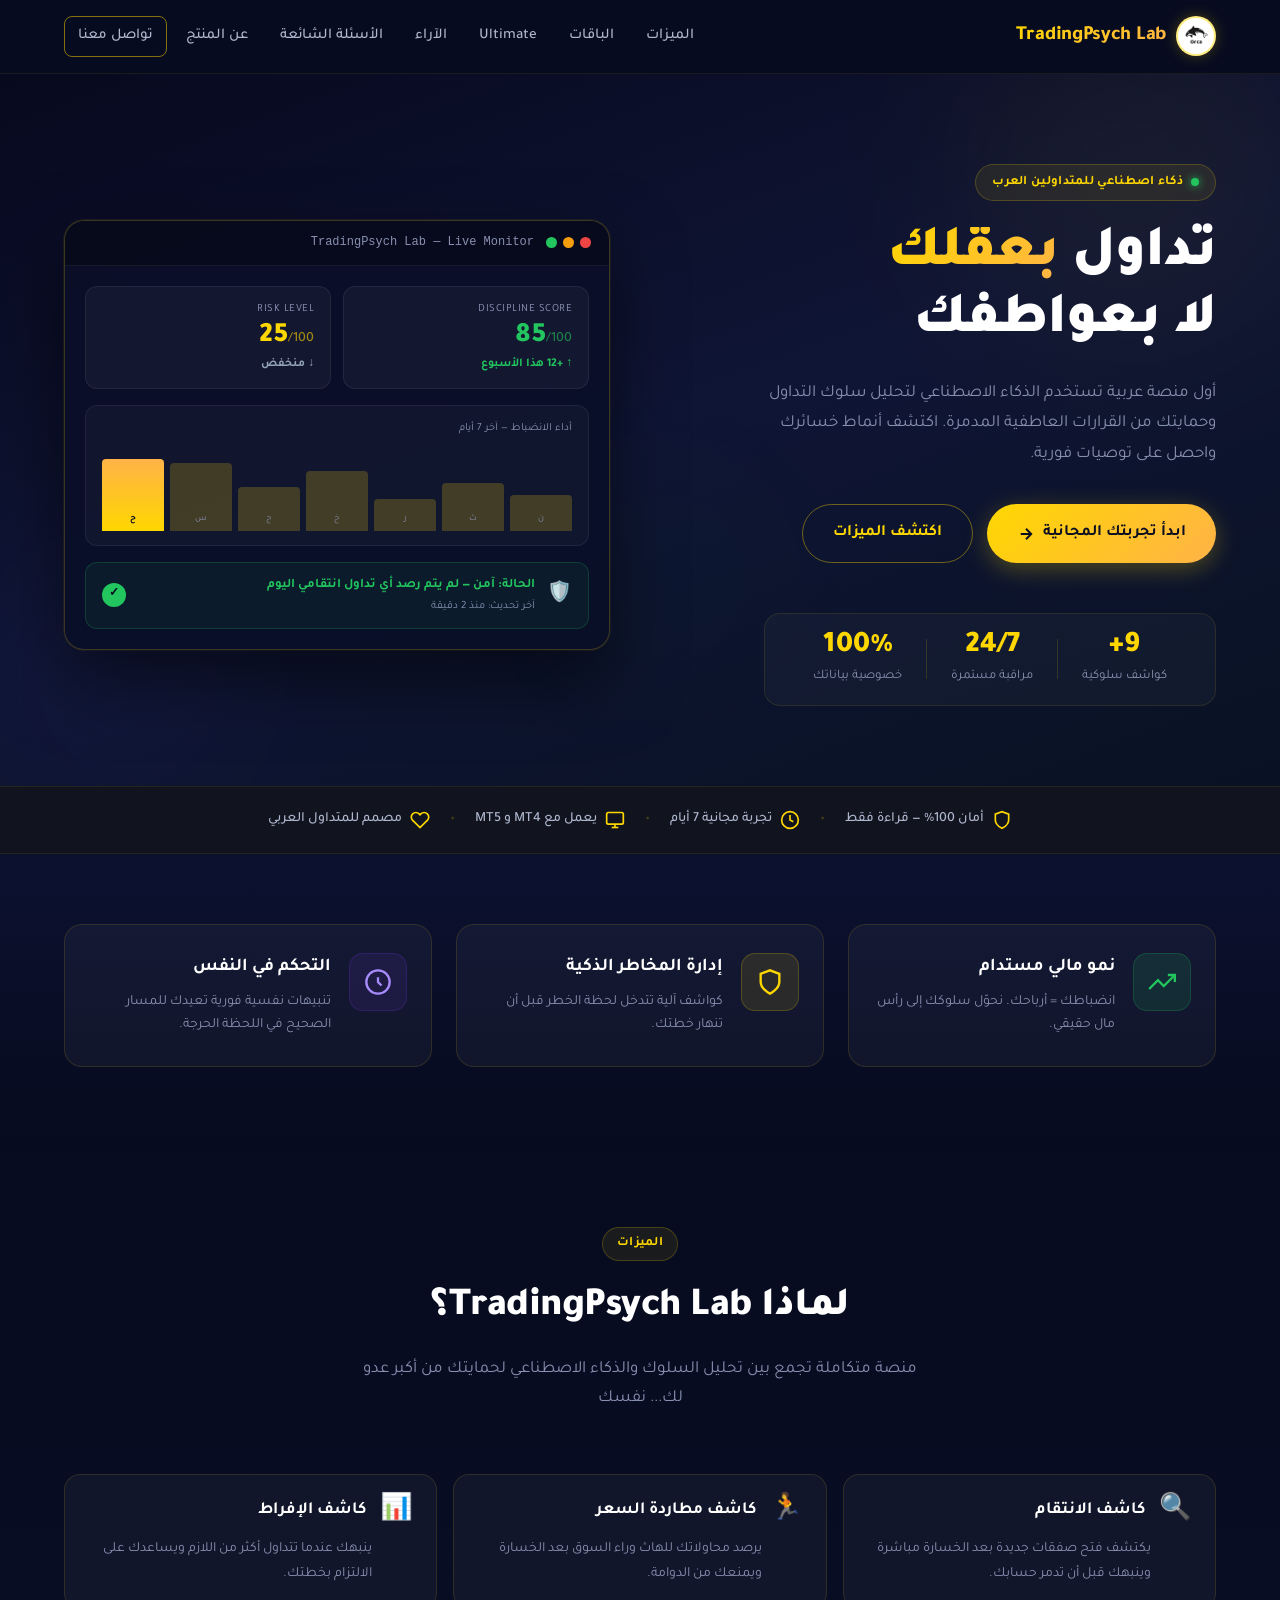
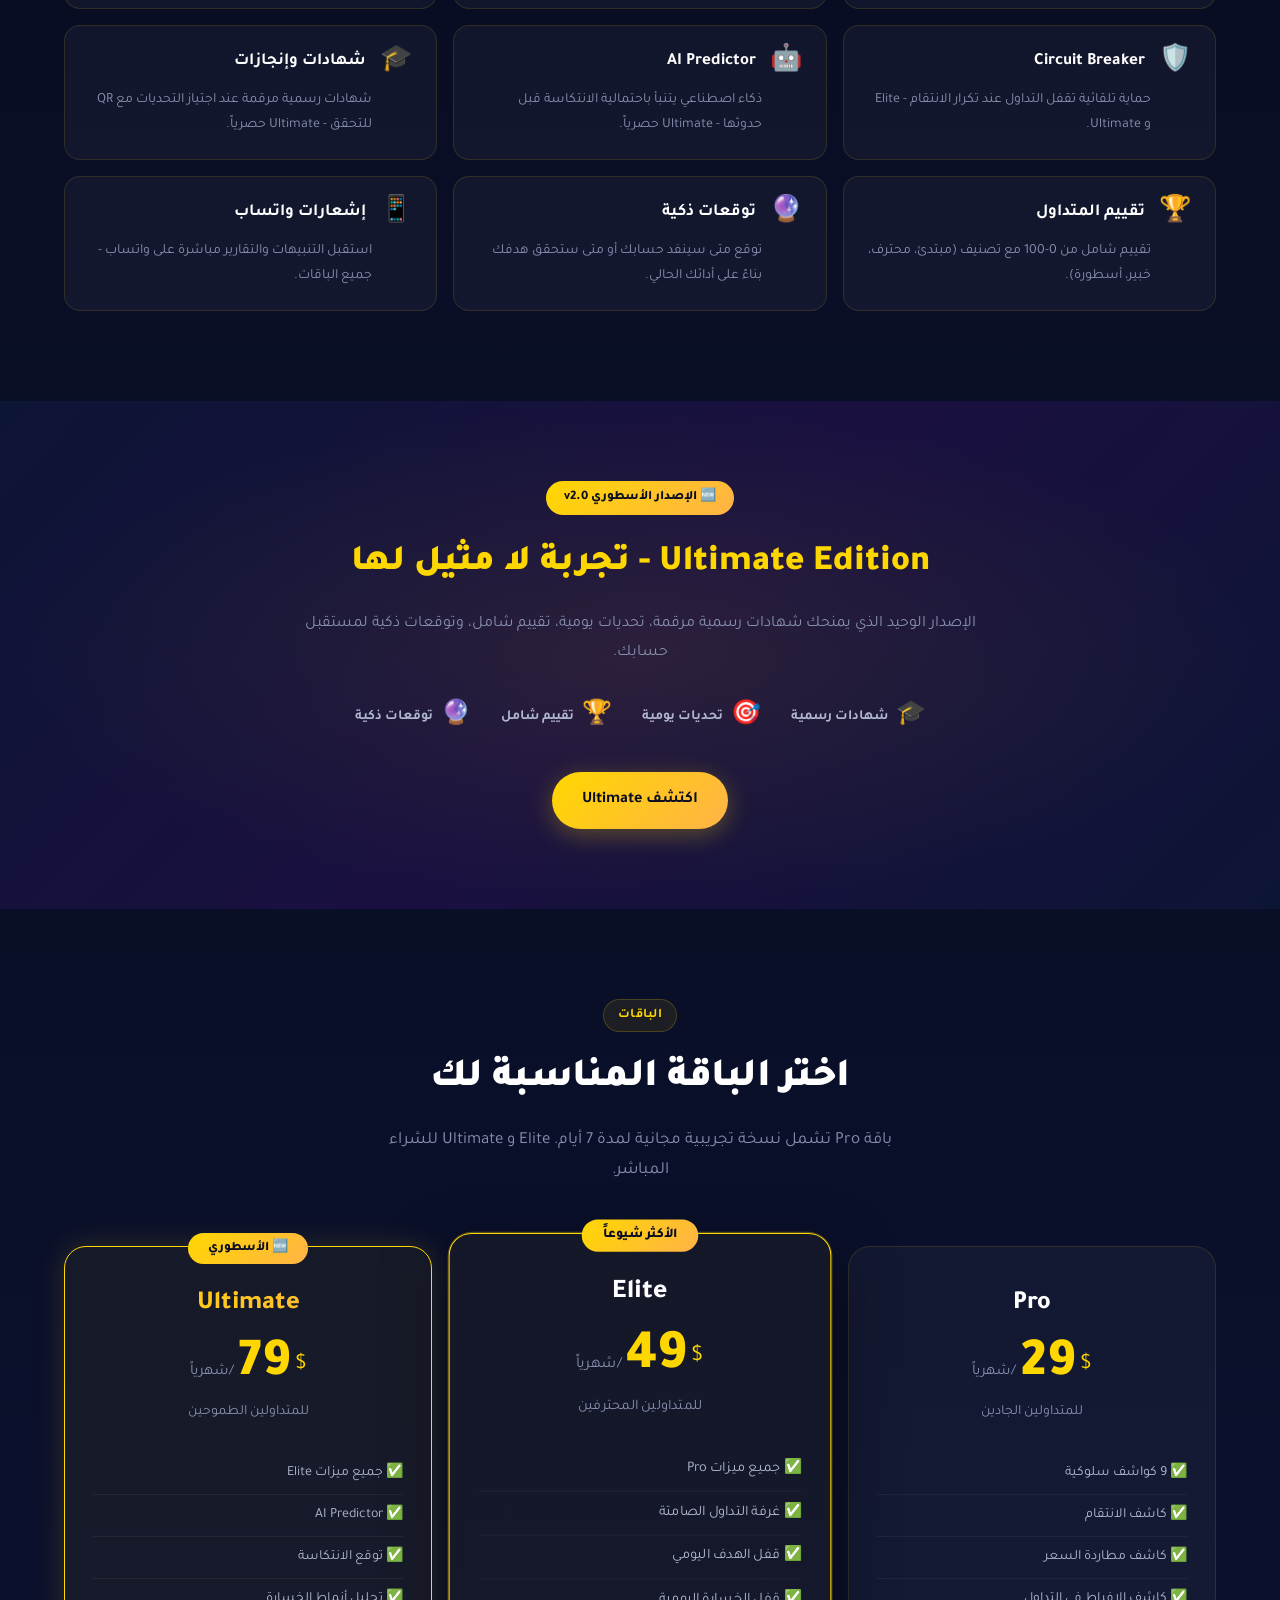
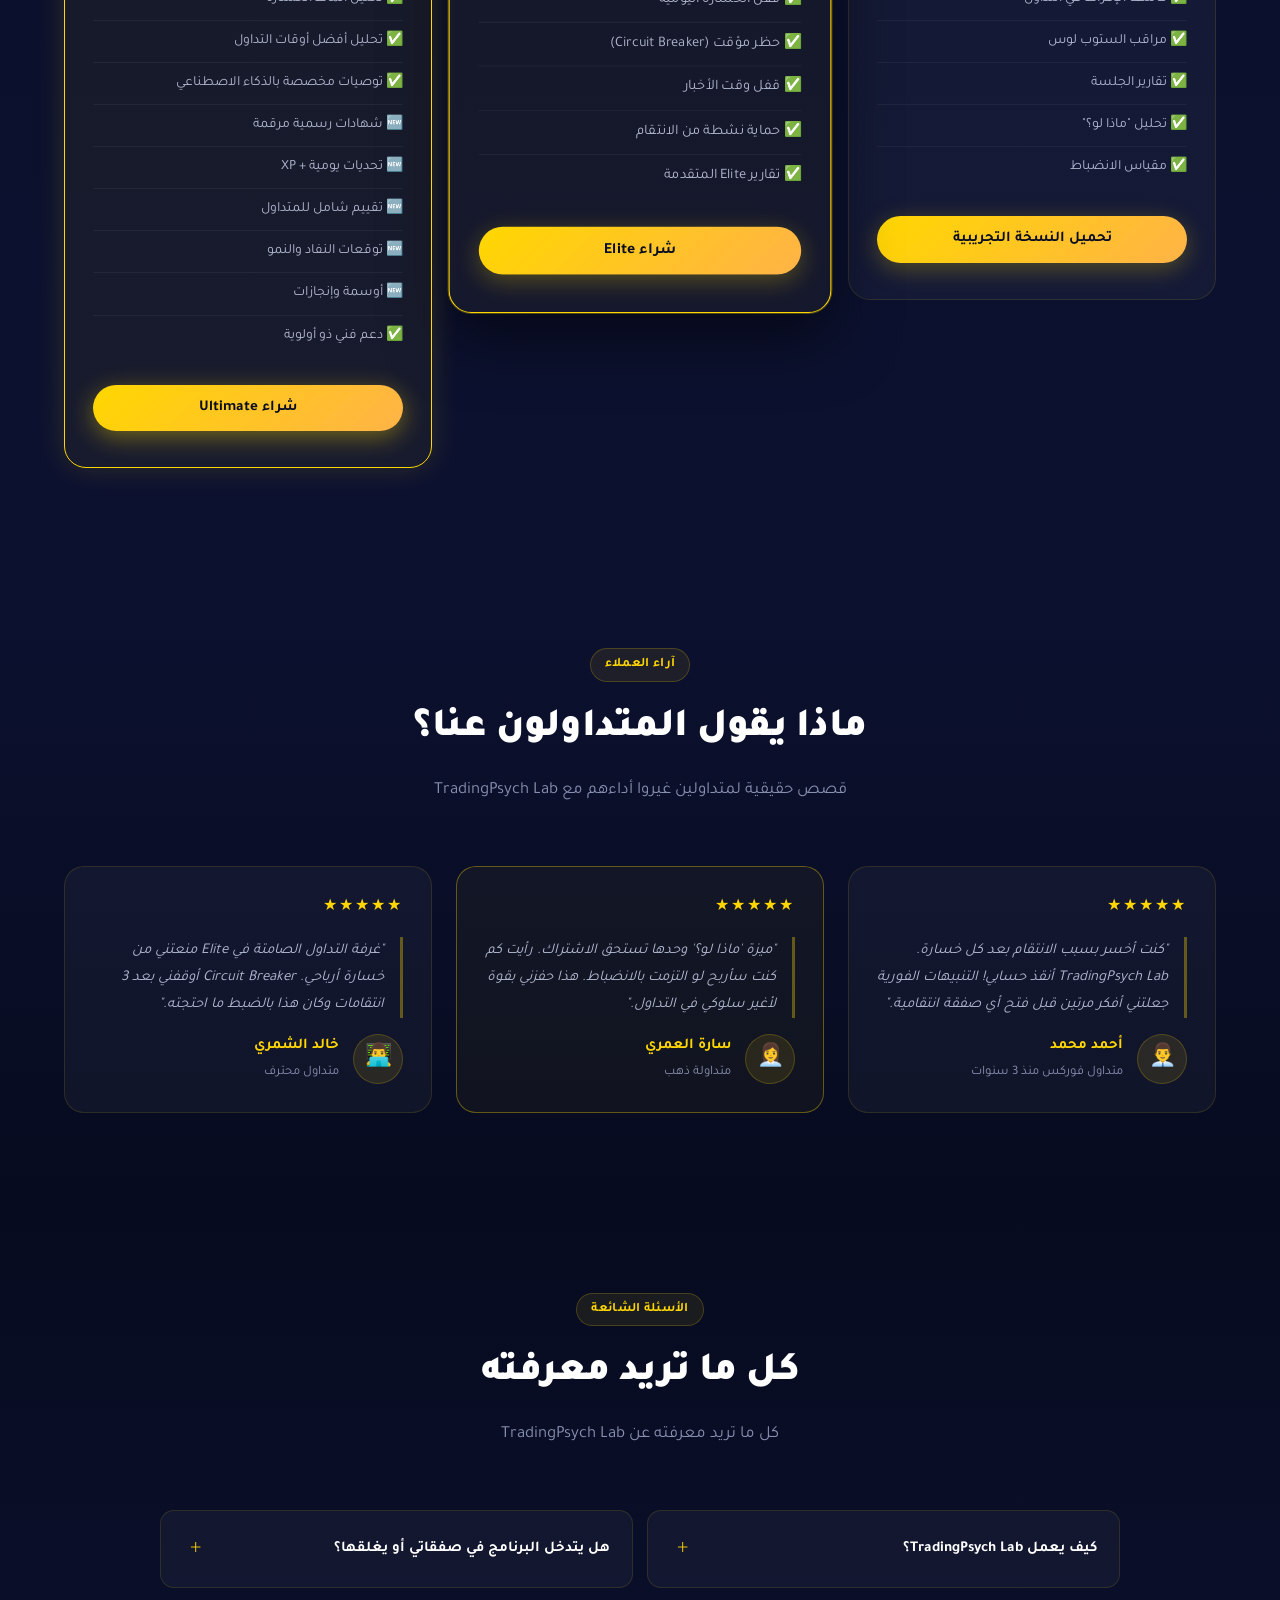
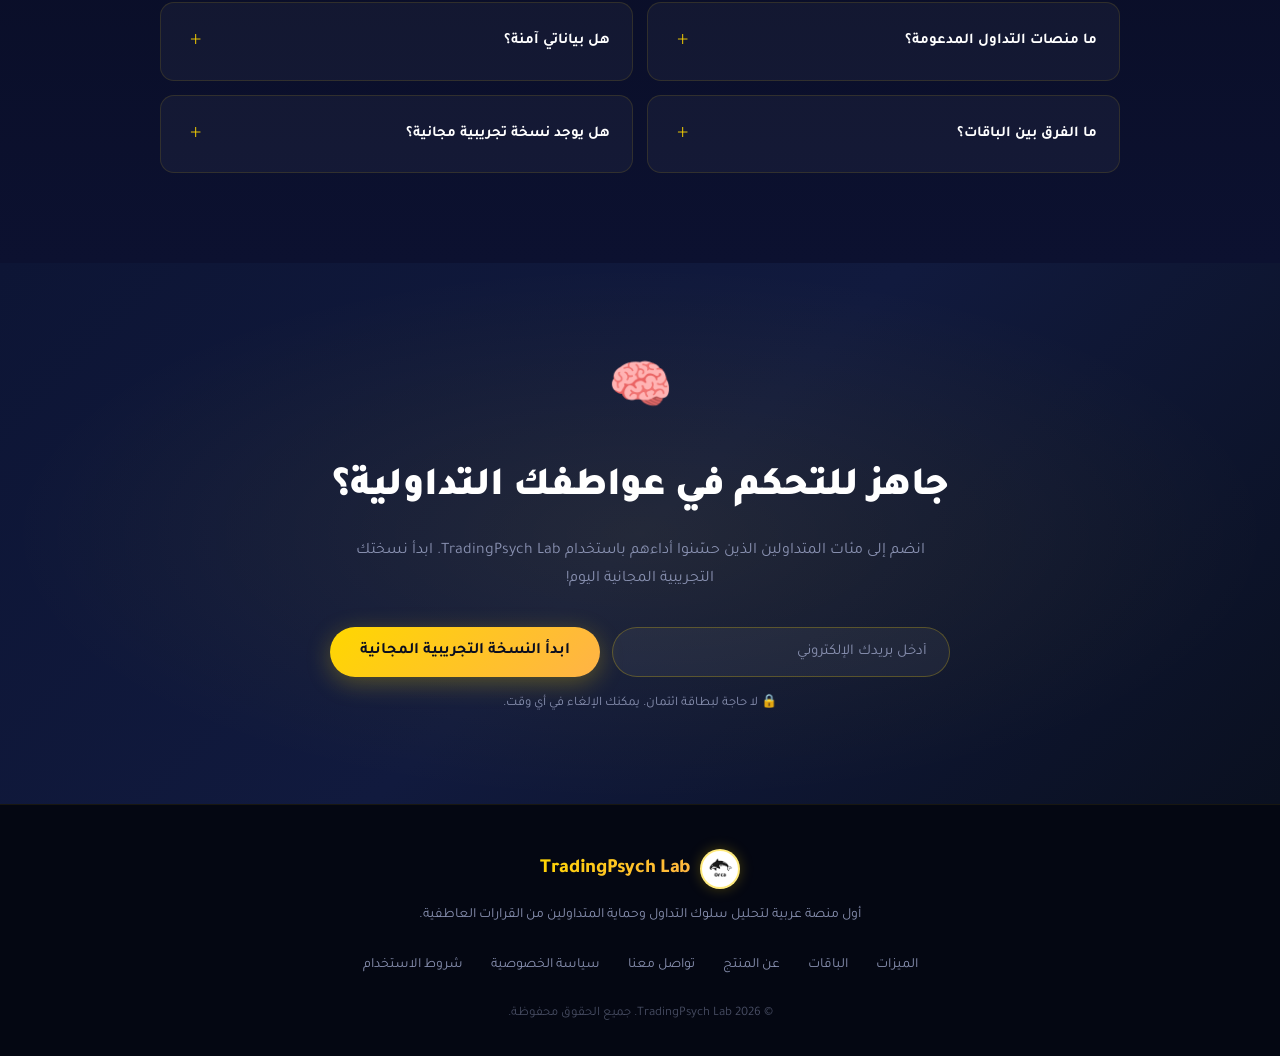
<file: index.html>
<!DOCTYPE html>
<html lang="ar" dir="rtl">
<head>
    <meta charset="UTF-8">
    <meta name="viewport" content="width=device-width, initial-scale=1.0">
    <title>TradingPsych Lab - مختبر نفسية التداول</title>
    <meta name="description" content="منصة TradingPsych Lab: أول أداة عربية تعمل بالذكاء الاصطناعي لتحليل سلوك المتداول وحمايته من الانتقام والتداول العاطفي. جرب مجاناً لمدة 7 أيام.">
    <link rel="stylesheet" href="style.css">
    <link rel="preconnect" href="https://fonts.googleapis.com">
    <link rel="preconnect" href="https://fonts.gstatic.com" crossorigin>
    <link href="https://fonts.googleapis.com/css2?family=Tajawal:wght@400;500;700;900&display=swap" rel="stylesheet">
    
    <!-- PWA Manifest -->
    <link rel="manifest" href="manifest.json">
    <meta name="theme-color" content="#ffd700">
    <meta name="apple-mobile-web-app-capable" content="yes">
    <meta name="apple-mobile-web-app-status-bar-style" content="black-translucent">
    <meta name="apple-mobile-web-app-title" content="TradingPsych">
    <link rel="apple-touch-icon" href="orca-logo-192.png">
    
    <!-- Service Worker Registration -->
    <script>
    if ('serviceWorker' in navigator) {
      window.addEventListener('load', () => {
        navigator.serviceWorker.register('service-worker.js')
          .then((registration) => {
            console.log('✅ Service Worker registered:', registration.scope);
          })
          .catch((error) => {
            console.log('❌ Service Worker registration failed:', error);
          });
      });
    }
    </script>
</head>
<body>

    <!-- Header -->
    <header class="header">
        <div class="container">
            <nav class="navbar">
                <div class="logo">
                    <img src="orca-logo.png" alt="شعار TradingPsych Lab" class="logo-img">
                    <span class="logo-text">TradingPsych Lab</span>
                </div>
                <ul class="nav-links">
                    <li><a href="#features">الميزات</a></li>
                    <li><a href="#pricing">الباقات</a></li>
                    <li><a href="#ultimate">Ultimate</a></li>
                    <li><a href="#testimonials">الآراء</a></li>
                    <li><a href="#faq">الأسئلة الشائعة</a></li>
                    <li><a href="about.html">عن المنتج</a></li>
                    <li><a href="contact.html" class="btn btn-outline">تواصل معنا</a></li>
                </ul>
            </nav>
        </div>
    </header>

    <!-- Hero Section -->
    <section class="hero">
        <div class="hero-bg-shapes">
            <div class="shape shape-1"></div>
            <div class="shape shape-2"></div>
            <div class="shape shape-3"></div>
        </div>
        <div class="container">
            <div class="hero-content">
                <span class="hero-badge">
                    <span class="badge-dot"></span>
                    ذكاء اصطناعي للمتداولين العرب
                </span>
                <h1 class="hero-title">
                    تداول <span class="gradient-text">بعقلك</span><br>لا بعواطفك
                </h1>
                <p class="hero-description">
                    أول منصة عربية تستخدم الذكاء الاصطناعي لتحليل سلوك التداول وحمايتك من القرارات العاطفية المدمرة. اكتشف أنماط خسائرك واحصل على توصيات فورية.
                </p>
                <div class="hero-buttons">
                    <a href="#pricing" class="btn btn-primary btn-large">
                        <span>ابدأ تجربتك المجانية</span>
                        <svg width="18" height="18" viewBox="0 0 24 24" fill="none" stroke="currentColor" stroke-width="2.5"><path d="M5 12h14M12 5l7 7-7 7"/></svg>
                    </a>
                    <a href="#features" class="btn btn-ghost btn-large">اكتشف الميزات</a>
                </div>
                <div class="hero-stats">
                    <div class="stat-item">
                        <span class="stat-number">9+</span>
                        <span class="stat-label">كواشف سلوكية</span>
                    </div>
                    <div class="stat-divider"></div>
                    <div class="stat-item">
                        <span class="stat-number">24/7</span>
                        <span class="stat-label">مراقبة مستمرة</span>
                    </div>
                    <div class="stat-divider"></div>
                    <div class="stat-item">
                        <span class="stat-number">100%</span>
                        <span class="stat-label">خصوصية بياناتك</span>
                    </div>
                </div>
            </div>
            <div class="hero-image">
                <div class="dashboard-preview">
                    <div class="dashboard-titlebar">
                        <div class="titlebar-dots">
                            <span class="dot red"></span>
                            <span class="dot yellow"></span>
                            <span class="dot green"></span>
                        </div>
                        <span class="titlebar-label">TradingPsych Lab — Live Monitor</span>
                    </div>
                    <div class="dashboard-body">
                        <div class="db-row">
                            <div class="db-card accent-green">
                                <span class="db-card-label">Discipline Score</span>
                                <span class="db-card-value">85<small>/100</small></span>
                                <span class="db-card-trend up">↑ +12 هذا الأسبوع</span>
                            </div>
                            <div class="db-card accent-red">
                                <span class="db-card-label">Risk Level</span>
                                <span class="db-card-value">25<small>/100</small></span>
                                <span class="db-card-trend down">↓ منخفض</span>
                            </div>
                        </div>
                        <div class="db-chart-area">
                            <div class="db-chart-label">أداء الانضباط — آخر 7 أيام</div>
                            <div class="db-chart">
                                <div class="db-bar" style="height:45%"><span>ن</span></div>
                                <div class="db-bar" style="height:60%"><span>ث</span></div>
                                <div class="db-bar" style="height:40%"><span>ر</span></div>
                                <div class="db-bar" style="height:75%"><span>خ</span></div>
                                <div class="db-bar" style="height:55%"><span>ج</span></div>
                                <div class="db-bar" style="height:85%"><span>س</span></div>
                                <div class="db-bar active" style="height:90%"><span>ح</span></div>
                            </div>
                        </div>
                        <div class="db-alert">
                            <span class="db-alert-icon">🛡️</span>
                            <div>
                                <div class="db-alert-title">الحالة: آمن — لم يتم رصد أي تداول انتقامي اليوم</div>
                                <div class="db-alert-sub">آخر تحديث: منذ 2 دقيقة</div>
                            </div>
                            <span class="db-alert-badge">✓</span>
                        </div>
                    </div>
                </div>
            </div>
        </div>
    </section>

    <!-- Trust Bar -->
    <div class="trust-bar">
        <div class="container">
            <div class="trust-items">
                <div class="trust-item">
                    <svg width="20" height="20" viewBox="0 0 24 24" fill="none" stroke="currentColor" stroke-width="2"><path d="M12 22s8-4 8-10V5l-8-3-8 3v7c0 6 8 10 8 10z"/></svg>
                    <span>أمان 100% — قراءة فقط</span>
                </div>
                <div class="trust-sep">•</div>
                <div class="trust-item">
                    <svg width="20" height="20" viewBox="0 0 24 24" fill="none" stroke="currentColor" stroke-width="2"><circle cx="12" cy="12" r="10"/><polyline points="12 6 12 12 16 14"/></svg>
                    <span>تجربة مجانية 7 أيام</span>
                </div>
                <div class="trust-sep">•</div>
                <div class="trust-item">
                    <svg width="20" height="20" viewBox="0 0 24 24" fill="none" stroke="currentColor" stroke-width="2"><rect x="2" y="3" width="20" height="14" rx="2"/><line x1="8" y1="21" x2="16" y2="21"/><line x1="12" y1="17" x2="12" y2="21"/></svg>
                    <span>يعمل مع MT4 و MT5</span>
                </div>
                <div class="trust-sep">•</div>
                <div class="trust-item">
                    <svg width="20" height="20" viewBox="0 0 24 24" fill="none" stroke="currentColor" stroke-width="2"><path d="M20.84 4.61a5.5 5.5 0 0 0-7.78 0L12 5.67l-1.06-1.06a5.5 5.5 0 0 0-7.78 7.78l1.06 1.06L12 21.23l7.78-7.78 1.06-1.06a5.5 5.5 0 0 0 0-7.78z"/></svg>
                    <span>مصمم للمتداول العربي</span>
                </div>
            </div>
        </div>
    </div>

    <!-- Value Props -->
    <section class="value-props">
        <div class="container">
            <div class="vp-grid">
                <div class="vp-card">
                    <div class="vp-icon-wrap growth">
                        <svg width="28" height="28" viewBox="0 0 24 24" fill="none" stroke="currentColor" stroke-width="2"><polyline points="23 6 13.5 15.5 8.5 10.5 1 18"/><polyline points="17 6 23 6 23 12"/></svg>
                    </div>
                    <div>
                        <h3>نمو مالي مستدام</h3>
                        <p>انضباطك = أرباحك. نحوّل سلوكك إلى رأس مال حقيقي.</p>
                    </div>
                </div>
                <div class="vp-card">
                    <div class="vp-icon-wrap risk">
                        <svg width="28" height="28" viewBox="0 0 24 24" fill="none" stroke="currentColor" stroke-width="2"><path d="M12 22s8-4 8-10V5l-8-3-8 3v7c0 6 8 10 8 10z"/></svg>
                    </div>
                    <div>
                        <h3>إدارة المخاطر الذكية</h3>
                        <p>كواشف آلية تتدخل لحظة الخطر قبل أن تنهار خطتك.</p>
                    </div>
                </div>
                <div class="vp-card">
                    <div class="vp-icon-wrap mind">
                        <svg width="28" height="28" viewBox="0 0 24 24" fill="none" stroke="currentColor" stroke-width="2"><circle cx="12" cy="12" r="10"/><path d="M12 8v4l3 3"/></svg>
                    </div>
                    <div>
                        <h3>التحكم في النفس</h3>
                        <p>تنبيهات نفسية فورية تعيدك للمسار الصحيح في اللحظة الحرجة.</p>
                    </div>
                </div>
            </div>
        </div>
    </section>

    <!-- Features Section -->
    <section id="features" class="features">
        <div class="container">
            <div class="section-header">
                <span class="section-tag">الميزات</span>
                <h2 class="section-title">لماذا TradingPsych Lab؟</h2>
                <p class="section-description">
                    منصة متكاملة تجمع بين تحليل السلوك والذكاء الاصطناعي لحمايتك من أكبر عدو لك... نفسك
                </p>
            </div>
            <div class="features-grid">
                <div class="feature-card">
                    <div class="feature-header">
                        <div class="feature-icon">🔍</div>
                        <h3 class="feature-title">كاشف الانتقام</h3>
                    </div>
                    <p class="feature-description">يكتشف فتح صفقات جديدة بعد الخسارة مباشرة وينبهك قبل أن تدمر حسابك.</p>
                </div>
                <div class="feature-card">
                    <div class="feature-header">
                        <div class="feature-icon">🏃</div>
                        <h3 class="feature-title">كاشف مطاردة السعر</h3>
                    </div>
                    <p class="feature-description">يرصد محاولاتك للهاث وراء السوق بعد الخسارة ويمنعك من الدوامة.</p>
                </div>
                <div class="feature-card">
                    <div class="feature-header">
                        <div class="feature-icon">📊</div>
                        <h3 class="feature-title">كاشف الإفراط</h3>
                    </div>
                    <p class="feature-description">ينبهك عندما تتداول أكثر من اللازم ويساعدك على الالتزام بخطتك.</p>
                </div>
                <div class="feature-card">
                    <div class="feature-header">
                        <div class="feature-icon">🛡️</div>
                        <h3 class="feature-title">Circuit Breaker</h3>
                    </div>
                    <p class="feature-description">حماية تلقائية تقفل التداول عند تكرار الانتقام - Elite و Ultimate.</p>
                </div>
                <div class="feature-card">
                    <div class="feature-header">
                        <div class="feature-icon">🤖</div>
                        <h3 class="feature-title">AI Predictor</h3>
                    </div>
                    <p class="feature-description">ذكاء اصطناعي يتنبأ باحتمالية الانتكاسة قبل حدوثها - Ultimate حصرياً.</p>
                </div>
                <div class="feature-card">
                    <div class="feature-header">
                        <div class="feature-icon">🎓</div>
                        <h3 class="feature-title">شهادات وإنجازات</h3>
                    </div>
                    <p class="feature-description">شهادات رسمية مرقمة عند اجتياز التحديات مع QR للتحقق - Ultimate حصرياً.</p>
                </div>
                <div class="feature-card">
                    <div class="feature-header">
                        <div class="feature-icon">🏆</div>
                        <h3 class="feature-title">تقييم المتداول</h3>
                    </div>
                    <p class="feature-description">تقييم شامل من 0-100 مع تصنيف (مبتدئ، محترف، خبير، أسطورة).</p>
                </div>
                <div class="feature-card">
                    <div class="feature-header">
                        <div class="feature-icon">🔮</div>
                        <h3 class="feature-title">توقعات ذكية</h3>
                    </div>
                    <p class="feature-description">توقع متى سينفد حسابك أو متى ستحقق هدفك بناءً على أدائك الحالي.</p>
                </div>
                <div class="feature-card">
                    <div class="feature-header">
                        <div class="feature-icon">📱</div>
                        <h3 class="feature-title">إشعارات واتساب</h3>
                    </div>
                    <p class="feature-description">استقبل التنبيهات والتقارير مباشرة على واتساب - جميع الباقات.</p>
                </div>
            </div>
        </div>
    </section>

    <!-- Ultimate Promo Section -->
    <section id="ultimate" class="ultimate-promo">
        <div class="container">
            <div class="promo-content">
                <div class="promo-badge">🆕 الإصدار الأسطوري v2.0</div>
                <h2 class="promo-title">Ultimate Edition - تجربة لا مثيل لها</h2>
                <p class="promo-description">
                    الإصدار الوحيد الذي يمنحك شهادات رسمية مرقمة، تحديات يومية، 
                    تقييم شامل، وتوقعات ذكية لمستقبل حسابك.
                </p>
                <div class="promo-features">
                    <div class="promo-feature">
                        <span class="promo-icon">🎓</span>
                        <span>شهادات رسمية</span>
                    </div>
                    <div class="promo-feature">
                        <span class="promo-icon">🎯</span>
                        <span>تحديات يومية</span>
                    </div>
                    <div class="promo-feature">
                        <span class="promo-icon">🏆</span>
                        <span>تقييم شامل</span>
                    </div>
                    <div class="promo-feature">
                        <span class="promo-icon">🔮</span>
                        <span>توقعات ذكية</span>
                    </div>
                </div>
                <a href="#pricing" class="btn btn-primary btn-large">اكتشف Ultimate</a>
            </div>
        </div>
    </section>

    <!-- Pricing Section -->
    <section id="pricing" class="pricing">
        <div class="container">
            <div class="section-header">
                <span class="section-tag">الباقات</span>
                <h2 class="section-title">اختر الباقة المناسبة لك</h2>
                <p class="section-description">
                    باقة Pro تشمل نسخة تجريبية مجانية لمدة 7 أيام. Elite و Ultimate للشراء المباشر.
                </p>
            </div>
            <div class="pricing-grid">
                <!-- Pro Plan -->
                <div class="pricing-card">
                    <div class="pricing-header">
                        <h3 class="plan-name">Pro</h3>
                        <div class="plan-price">
                            <span class="currency">$</span>
                            <span class="amount">29</span>
                            <span class="period">/شهرياً</span>
                        </div>
                        <p class="plan-description">للمتداولين الجادين</p>
                    </div>
                    <ul class="plan-features">
                        <li class="feature-item">✅ 9 كواشف سلوكية</li>
                        <li class="feature-item">✅ كاشف الانتقام</li>
                        <li class="feature-item">✅ كاشف مطاردة السعر</li>
                        <li class="feature-item">✅ كاشف الإفراط في التداول</li>
                        <li class="feature-item">✅ مراقب الستوب لوس</li>
                        <li class="feature-item">✅ تقارير الجلسة</li>
                        <li class="feature-item">✅ تحليل "ماذا لو؟"</li>
                        <li class="feature-item">✅ مقياس الانضباط</li>
                    </ul>
                    <div class="pricing-footer">
                        <a href="#" class="btn btn-primary btn-block" onclick="selectPlan('Pro')">تحميل النسخة التجريبية</a>
                    </div>
                </div>

                <!-- Elite Plan -->
                <div class="pricing-card popular">
                    <div class="popular-badge">الأكثر شيوعاً</div>
                    <div class="pricing-header">
                        <h3 class="plan-name">Elite</h3>
                        <div class="plan-price">
                            <span class="currency">$</span>
                            <span class="amount">49</span>
                            <span class="period">/شهرياً</span>
                        </div>
                        <p class="plan-description">للمتداولين المحترفين</p>
                    </div>
                    <ul class="plan-features">
                        <li class="feature-item">✅ جميع ميزات Pro</li>
                        <li class="feature-item">✅ غرفة التداول الصامتة</li>
                        <li class="feature-item">✅ قفل الهدف اليومي</li>
                        <li class="feature-item">✅ قفل الخسارة اليومية</li>
                        <li class="feature-item">✅ حظر مؤقت (Circuit Breaker)</li>
                        <li class="feature-item">✅ قفل وقت الأخبار</li>
                        <li class="feature-item">✅ حماية نشطة من الانتقام</li>
                        <li class="feature-item">✅ تقارير Elite المتقدمة</li>
                    </ul>
                    <div class="pricing-footer">
                        <a href="#" class="btn btn-primary btn-block" onclick="selectPlan('Elite')">شراء Elite</a>
                    </div>
                </div>

                <!-- Ultimate Plan -->
                <div class="pricing-card ultimate-card">
                    <div class="ultimate-badge">🆕 الأسطوري</div>
                    <div class="pricing-header">
                        <h3 class="plan-name ultimate-name">Ultimate</h3>
                        <div class="plan-price">
                            <span class="currency">$</span>
                            <span class="amount">79</span>
                            <span class="period">/شهرياً</span>
                        </div>
                        <p class="plan-description">للمتداولين الطموحين</p>
                    </div>
                    <ul class="plan-features">
                        <li class="feature-item">✅ جميع ميزات Elite</li>
                        <li class="feature-item">✅ AI Predictor</li>
                        <li class="feature-item">✅ توقع الانتكاسة</li>
                        <li class="feature-item">✅ تحليل أنماط الخسارة</li>
                        <li class="feature-item">✅ تحليل أفضل أوقات التداول</li>
                        <li class="feature-item">✅ توصيات مخصصة بالذكاء الاصطناعي</li>
                        <li class="feature-item">🆕 شهادات رسمية مرقمة</li>
                        <li class="feature-item">🆕 تحديات يومية + XP</li>
                        <li class="feature-item">🆕 تقييم شامل للمتداول</li>
                        <li class="feature-item">🆕 توقعات النفاد والنمو</li>
                        <li class="feature-item">🆕 أوسمة وإنجازات</li>
                        <li class="feature-item">✅ دعم فني ذو أولوية</li>
                    </ul>
                    <div class="pricing-footer">
                        <a href="#" class="btn btn-primary btn-block ultimate-btn" onclick="selectPlan('Ultimate')">شراء Ultimate</a>
                    </div>
                </div>
            </div>
        </div>
    </section>

    <!-- Testimonials Section -->
    <section id="testimonials" class="testimonials">
        <div class="container">
            <div class="section-header">
                <span class="section-tag">آراء العملاء</span>
                <h2 class="section-title">ماذا يقول المتداولون عنا؟</h2>
                <p class="section-description">قصص حقيقية لمتداولين غيروا أداءهم مع TradingPsych Lab</p>
            </div>
            <div class="testimonials-grid">
                <div class="testimonial-card">
                    <div class="testimonial-stars">★★★★★</div>
                    <p class="testimonial-text">"كنت أخسر بسبب الانتقام بعد كل خسارة. TradingPsych Lab أنقذ حسابي! التنبيهات الفورية جعلتني أفكر مرتين قبل فتح أي صفقة انتقامية."</p>
                    <div class="testimonial-author">
                        <div class="author-avatar">👨‍💼</div>
                        <div class="author-info">
                            <h4>أحمد محمد</h4>
                            <p>متداول فوركس منذ 3 سنوات</p>
                        </div>
                    </div>
                </div>
                <div class="testimonial-card featured">
                    <div class="testimonial-stars">★★★★★</div>
                    <p class="testimonial-text">"ميزة 'ماذا لو؟' وحدها تستحق الاشتراك. رأيت كم كنت سأربح لو التزمت بالانضباط. هذا حفزني بقوة لأغير سلوكي في التداول."</p>
                    <div class="testimonial-author">
                        <div class="author-avatar">👩‍💼</div>
                        <div class="author-info">
                            <h4>سارة العمري</h4>
                            <p>متداولة ذهب</p>
                        </div>
                    </div>
                </div>
                <div class="testimonial-card">
                    <div class="testimonial-stars">★★★★★</div>
                    <p class="testimonial-text">"غرفة التداول الصامتة في Elite منعتني من خسارة أرباحي. Circuit Breaker أوقفني بعد 3 انتقامات وكان هذا بالضبط ما احتجته."</p>
                    <div class="testimonial-author">
                        <div class="author-avatar">👨‍💻</div>
                        <div class="author-info">
                            <h4>خالد الشمري</h4>
                            <p>متداول محترف</p>
                        </div>
                    </div>
                </div>
            </div>
        </div>
    </section>

    <!-- FAQ Section -->
    <section id="faq" class="faq">
        <div class="container">
            <div class="section-header">
                <span class="section-tag">الأسئلة الشائعة</span>
                <h2 class="section-title">كل ما تريد معرفته</h2>
                <p class="section-description">كل ما تريد معرفته عن TradingPsych Lab</p>
            </div>
            <div class="faq-grid">
                <div class="faq-item">
                    <div class="faq-question">
                        <h3>كيف يعمل TradingPsych Lab؟</h3>
                        <span class="faq-icon">+</span>
                    </div>
                    <div class="faq-answer">
                        <p>TradingPsych Lab يتصل بمنصة MT4/MT5 الخاصة بك. يراقب صفقاتك في الوقت الفعلي ويكتشف الأنماط السلوكية السلبية كالانتقام ومطاردة السعر، ثم يرسل تنبيهات فورية لمنعك من القرارات العاطفية.</p>
                    </div>
                </div>
                <div class="faq-item">
                    <div class="faq-question">
                        <h3>هل يتدخل البرنامج في صفقاتي أو يغلقها؟</h3>
                        <span class="faq-icon">+</span>
                    </div>
                    <div class="faq-answer">
                        <p>لا، TradingPsych Lab أداة تحليل وتنبيه فقط. لا يفتح أو يغلق أي صفقة. أنت دائماً في التحكم الكامل.</p>
                    </div>
                </div>
                <div class="faq-item">
                    <div class="faq-question">
                        <h3>ما منصات التداول المدعومة؟</h3>
                        <span class="faq-icon">+</span>
                    </div>
                    <div class="faq-answer">
                        <p>حالياً يدعم TradingPsych Lab منصتي MetaTrader 4 وMetaTrader 5.</p>
                    </div>
                </div>
                <div class="faq-item">
                    <div class="faq-question">
                        <h3>هل بياناتي آمنة؟</h3>
                        <span class="faq-icon">+</span>
                    </div>
                    <div class="faq-answer">
                        <p>نعم بالكامل. نستخدم كلمة مرور المستثمر (للقراءة فقط). بياناتك لا تغادر جهازك.</p>
                    </div>
                </div>
                <div class="faq-item">
                    <div class="faq-question">
                        <h3>ما الفرق بين الباقات؟</h3>
                        <span class="faq-icon">+</span>
                    </div>
                    <div class="faq-answer">
                        <p>Pro: الكواشف الأساسية والتقارير. Elite: تضيف الحماية النشطة وCircuit Breaker. Ultimate: تضيف AI للتنبؤ بالانتكاسات + شهادات + تحديات + تقييم شامل.</p>
                    </div>
                </div>
                <div class="faq-item">
                    <div class="faq-question">
                        <h3>هل يوجد نسخة تجريبية مجانية؟</h3>
                        <span class="faq-icon">+</span>
                    </div>
                    <div class="faq-answer">
                        <p>نعم! باقة Pro تأتي مع 7 أيام تجريبية مجانية. Elite و Ultimate للشراء المباشر.</p>
                    </div>
                </div>
            </div>
        </div>
    </section>

    <!-- CTA Section -->
    <section class="cta">
        <div class="cta-bg-glow"></div>
        <div class="container">
            <div class="cta-content">
                <div class="cta-icon-big">🧠</div>
                <h2 class="cta-title">جاهز للتحكم في عواطفك التداولية؟</h2>
                <p class="cta-description">
                    انضم إلى مئات المتداولين الذين حسّنوا أداءهم باستخدام TradingPsych Lab.
                    ابدأ نسختك التجريبية المجانية اليوم!
                </p>
                <form class="cta-form" id="trialForm">
                    <input type="email" name="email" id="emailInput" placeholder="أدخل بريدك الإلكتروني" required class="cta-input">
                    <input type="hidden" name="plan" id="selectedPlanInput" value="Pro">
                    <button type="submit" class="btn btn-primary btn-large">ابدأ النسخة التجريبية المجانية</button>
                </form>
                <p class="cta-note">🔒 لا حاجة لبطاقة ائتمان. يمكنك الإلغاء في أي وقت.</p>
            </div>
        </div>
    </section>

    <!-- Footer -->
    <footer class="footer">
        <div class="container">
            <div class="footer-content">
                <div class="footer-logo">
                    <img src="orca-logo.png" alt="شعار TradingPsych Lab" class="logo-img">
                    <span class="logo-text">TradingPsych Lab</span>
                </div>
                <p class="footer-description">
                    أول منصة عربية لتحليل سلوك التداول وحماية المتداولين من القرارات العاطفية.
                </p>
                <div class="footer-links">
                    <a href="#features">الميزات</a>
                    <a href="#pricing">الباقات</a>
                    <a href="about.html">عن المنتج</a>
                    <a href="contact.html">تواصل معنا</a>
                    <a href="privacy.html">سياسة الخصوصية</a>
                    <a href="terms.html">شروط الاستخدام</a>
                </div>
                <p class="footer-copyright">
                    © 2026 TradingPsych Lab. جميع الحقوق محفوظة.
                </p>
            </div>
        </div>
    </footer>

    <!-- Purchase Modal -->
    <div class="modal" id="purchaseModal">
        <div class="modal-content">
            <div class="modal-header">
                <h2 class="modal-title" id="modalTitle">🎯 جاهز للاحتراف؟</h2>
                <button class="modal-close" onclick="closePurchaseModal()">&times;</button>
            </div>
            <div class="modal-body">
                <p class="modal-description" id="modalDescription">
                    <strong>اختر باقتك المناسبة</strong><br>
                    ارتقِ بتداولك مع إحدى باقاتنا المميزة:
                </p>

                <div class="modal-plans">
                    <div class="modal-plan" onclick="selectModalPlan('Pro')">
                        <div class="modal-plan-name">Pro</div>
                        <div class="modal-plan-price">$29<small>/شهر</small></div>
                        <div class="modal-plan-features">
                            ✅ 9 كواشف سلوكية<br>
                            ✅ تقارير الجلسة<br>
                            ✅ تحليل "ماذا لو؟"
                        </div>
                    </div>
                    <div class="modal-plan featured" onclick="selectModalPlan('Elite')">
                        <div class="modal-plan-badge">الأكثر قيمة</div>
                        <div class="modal-plan-name">Elite</div>
                        <div class="modal-plan-price">$49<small>/شهر</small></div>
                        <div class="modal-plan-features">
                            ✅ جميع ميزات Pro<br>
                            ✅ غرفة التداول الصامتة<br>
                            ✅ Circuit Breaker<br>
                            ✅ قفل الهدف والخسارة
                        </div>
                    </div>
                    <div class="modal-plan ultimate-modal-plan" onclick="selectModalPlan('Ultimate')">
                        <div class="modal-plan-badge ultimate-modal-badge">🆕 الأسطوري</div>
                        <div class="modal-plan-name">Ultimate</div>
                        <div class="modal-plan-price">$79<small>/شهر</small></div>
                        <div class="modal-plan-features">
                            ✅ جميع ميزات Elite<br>
                            ✅ AI Predictor<br>
                            🆕 شهادات رسمية<br>
                            🆕 تحديات + XP
                        </div>
                    </div>
                </div>

                <p class="modal-note" id="modalNote">
                    ⚡ خصم 20% لأول شهر عند الشراء الآن!
                </p>

                <a href="#" id="modalWhatsappBtn" class="btn btn-primary btn-block modal-whatsapp-btn" target="_blank">
                    <span>💬 تواصل عبر واتساب للشراء</span>
                </a>

                <p class="modal-later" onclick="closePurchaseModal()">
                    سأفكر لاحقاً
                </p>
            </div>
        </div>
    </div>

    <!-- License Key Modal -->
    <div class="modal" id="licenseModal">
        <div class="modal-content license-modal-content">
            <div class="modal-header">
                <h2 class="modal-title">🔑 مفتاح الترخيص التجريبي</h2>
                <button class="modal-close" onclick="closeLicenseModal()">&times;</button>
            </div>
            <div class="modal-body">
                <p id="licenseModalEmail" style="color: var(--gray-light); margin-bottom: 20px; text-align: center;"></p>
                
                <div style="margin-bottom: 20px;">
                    <label style="display: block; margin-bottom: 8px; font-weight: 600;">مفتاح الترخيص:</label>
                    <div style="display: flex; gap: 8px;">
                        <input type="text" id="licenseKeyInput" readonly style="flex: 1; background: rgba(0,0,0,0.3); border: 1px solid rgba(255,215,0,0.3); color: var(--white); padding: 12px 16px; border-radius: 50px; font-family: monospace; font-size: 13px; direction: ltr; text-align: center;">
                        <button onclick="copyLicenseKey()" class="btn btn-primary" style="padding: 12px 20px;">📋 نسخ</button>
                    </div>
                </div>
                
                <p style="color: var(--success); font-size: 13px; margin-bottom: 20px;">
                    ⏳ صلاحية 7 أيام. سيتم تحميل البرنامج تلقائياً.
                </p>
                
                <button onclick="closeLicenseModal()" class="btn btn-ghost btn-block" style="margin-top: 10px;">حسناً، فهمت</button>
            </div>
        </div>
    </div>

    <script src="script.js"></script>
</body>
</html>
</file>
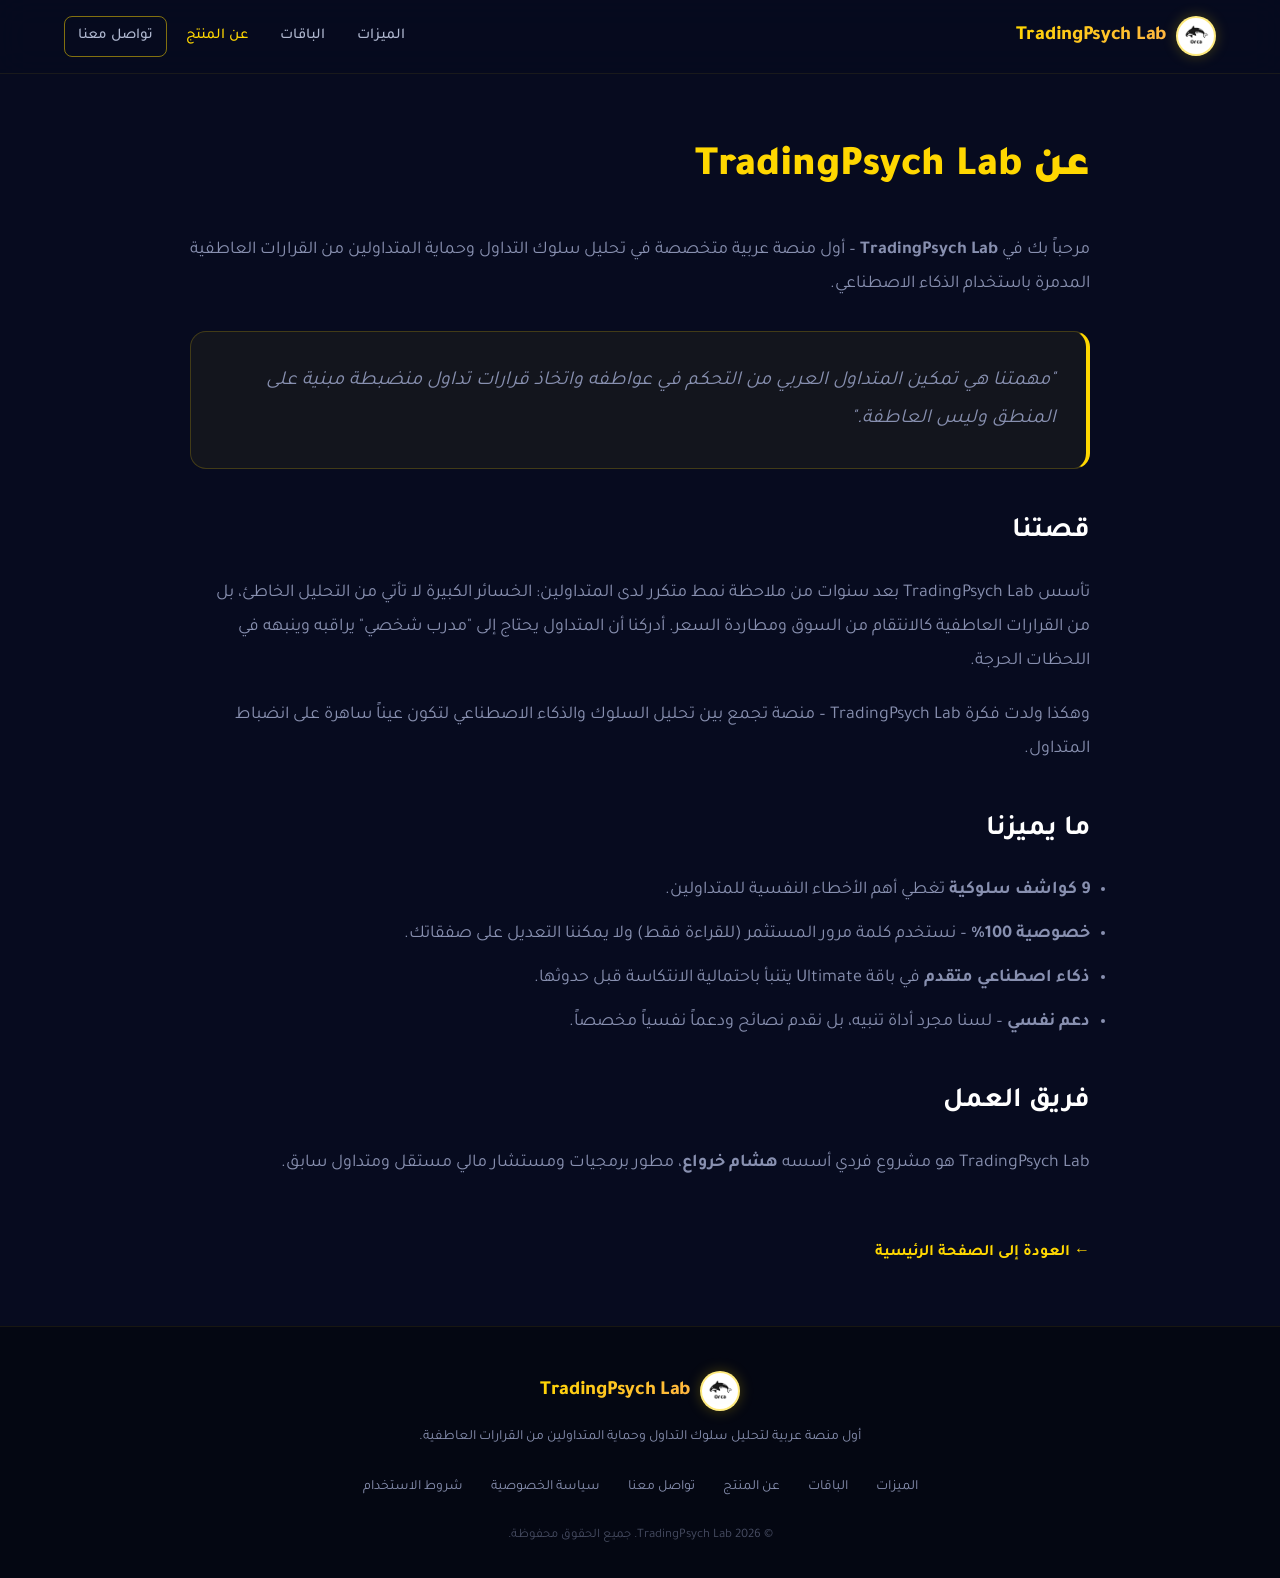
<file: about.html>
﻿<!DOCTYPE html>
<html lang="ar" dir="rtl">
<head>
    <meta charset="UTF-8">
    <meta name="viewport" content="width=device-width, initial-scale=1.0">
    <title>عن المنتج - TradingPsych Lab</title>
    <link rel="stylesheet" href="style.css">
    <link href="https://fonts.googleapis.com/css2?family=Tajawal:wght@400;500;700;900&display=swap" rel="stylesheet">
    <style>
        .page-content {
            padding: 60px 0;
            max-width: 900px;
            margin: 0 auto;
        }
        .page-content h1 {
            font-size: 42px;
            font-weight: 900;
            margin-bottom: 30px;
            color: #ffd700;
        }
        .page-content h2 {
            font-size: 28px;
            font-weight: 700;
            margin: 40px 0 20px;
            color: #fff;
        }
        .page-content p {
            color: #8890b0;
            line-height: 1.9;
            margin-bottom: 20px;
            font-size: 18px;
        }
        .page-content ul {
            color: #8890b0;
            line-height: 1.9;
            margin: 20px 0 20px 40px;
            font-size: 18px;
        }
        .page-content li {
            margin-bottom: 10px;
        }
        .mission-box {
            background: rgba(255, 215, 0, 0.05);
            border: 1px solid rgba(255, 215, 0, 0.2);
            border-radius: 16px;
            padding: 30px;
            margin: 30px 0;
            border-right: 4px solid #ffd700;
        }
        .mission-box p {
            margin-bottom: 0;
            font-size: 20px;
            font-style: italic;
        }
        .back-link {
            display: inline-block;
            margin-top: 40px;
            color: #ffd700;
            text-decoration: none;
            font-weight: 600;
        }
        .back-link:hover {
            text-decoration: underline;
        }
    </style>
</head>
<body>
    <header class="header">
        <div class="container">
            <nav class="navbar">
                <div class="logo">
                    <img src="orca-logo.png" alt="Orca Logo" class="logo-img">
                    <span class="logo-text">TradingPsych Lab</span>
                </div>
                <ul class="nav-links">
                    <li><a href="index.html#features">الميزات</a></li>
                    <li><a href="index.html#pricing">الباقات</a></li>
                    <li><a href="about.html" style="color: #ffd700;">عن المنتج</a></li>
                    <li><a href="contact.html" class="btn btn-outline">تواصل معنا</a></li>
                </ul>
            </nav>
        </div>
    </header>

    <div class="container page-content">
        <h1>عن TradingPsych Lab</h1>
        <p>مرحباً بك في <strong>TradingPsych Lab</strong> – أول منصة عربية متخصصة في تحليل سلوك التداول وحماية المتداولين من القرارات العاطفية المدمرة باستخدام الذكاء الاصطناعي.</p>
        
        <div class="mission-box">
            <p>"مهمتنا هي تمكين المتداول العربي من التحكم في عواطفه واتخاذ قرارات تداول منضبطة مبنية على المنطق وليس العاطفة."</p>
        </div>
        
        <h2>قصتنا</h2>
        <p>تأسس TradingPsych Lab بعد سنوات من ملاحظة نمط متكرر لدى المتداولين: الخسائر الكبيرة لا تأتي من التحليل الخاطئ، بل من القرارات العاطفية كالانتقام من السوق ومطاردة السعر. أدركنا أن المتداول يحتاج إلى "مدرب شخصي" يراقبه وينبهه في اللحظات الحرجة.</p>
        <p>وهكذا ولدت فكرة TradingPsych Lab – منصة تجمع بين تحليل السلوك والذكاء الاصطناعي لتكون عيناً ساهرة على انضباط المتداول.</p>
        
        <h2>ما يميزنا</h2>
        <ul>
            <li><strong>9 كواشف سلوكية</strong> تغطي أهم الأخطاء النفسية للمتداولين.</li>
            <li><strong>خصوصية 100%</strong> – نستخدم كلمة مرور المستثمر (للقراءة فقط) ولا يمكننا التعديل على صفقاتك.</li>
            <li><strong>ذكاء اصطناعي متقدم</strong> في باقة Ultimate يتنبأ باحتمالية الانتكاسة قبل حدوثها.</li>
            <li><strong>دعم نفسي</strong> – لسنا مجرد أداة تنبيه، بل نقدم نصائح ودعماً نفسياً مخصصاً.</li>
        </ul>
        
        <h2>فريق العمل</h2>
        <p>TradingPsych Lab هو مشروع فردي أسسه <strong>هشام خرواع</strong>، مطور برمجيات ومستشار مالي مستقل ومتداول سابق.</p>
        
        <a href="index.html" class="back-link">← العودة إلى الصفحة الرئيسية</a>
    </div>

    <footer class="footer">
        <div class="container">
            <div class="footer-content">
                <div class="footer-logo">
                    <img src="orca-logo.png" alt="Orca Logo" class="logo-img">
                    <span class="logo-text">TradingPsych Lab</span>
                </div>
                <p class="footer-description">أول منصة عربية لتحليل سلوك التداول وحماية المتداولين من القرارات العاطفية.</p>
                <div class="footer-links">
                    <a href="index.html#features">الميزات</a>
                    <a href="index.html#pricing">الباقات</a>
                    <a href="about.html">عن المنتج</a>
                    <a href="contact.html">تواصل معنا</a>
                    <a href="privacy.html">سياسة الخصوصية</a>
                    <a href="terms.html">شروط الاستخدام</a>
                </div>
                <p class="footer-copyright">© 2026 TradingPsych Lab. جميع الحقوق محفوظة.</p>
            </div>
        </div>
    </footer>
</body>
</html>
</file>
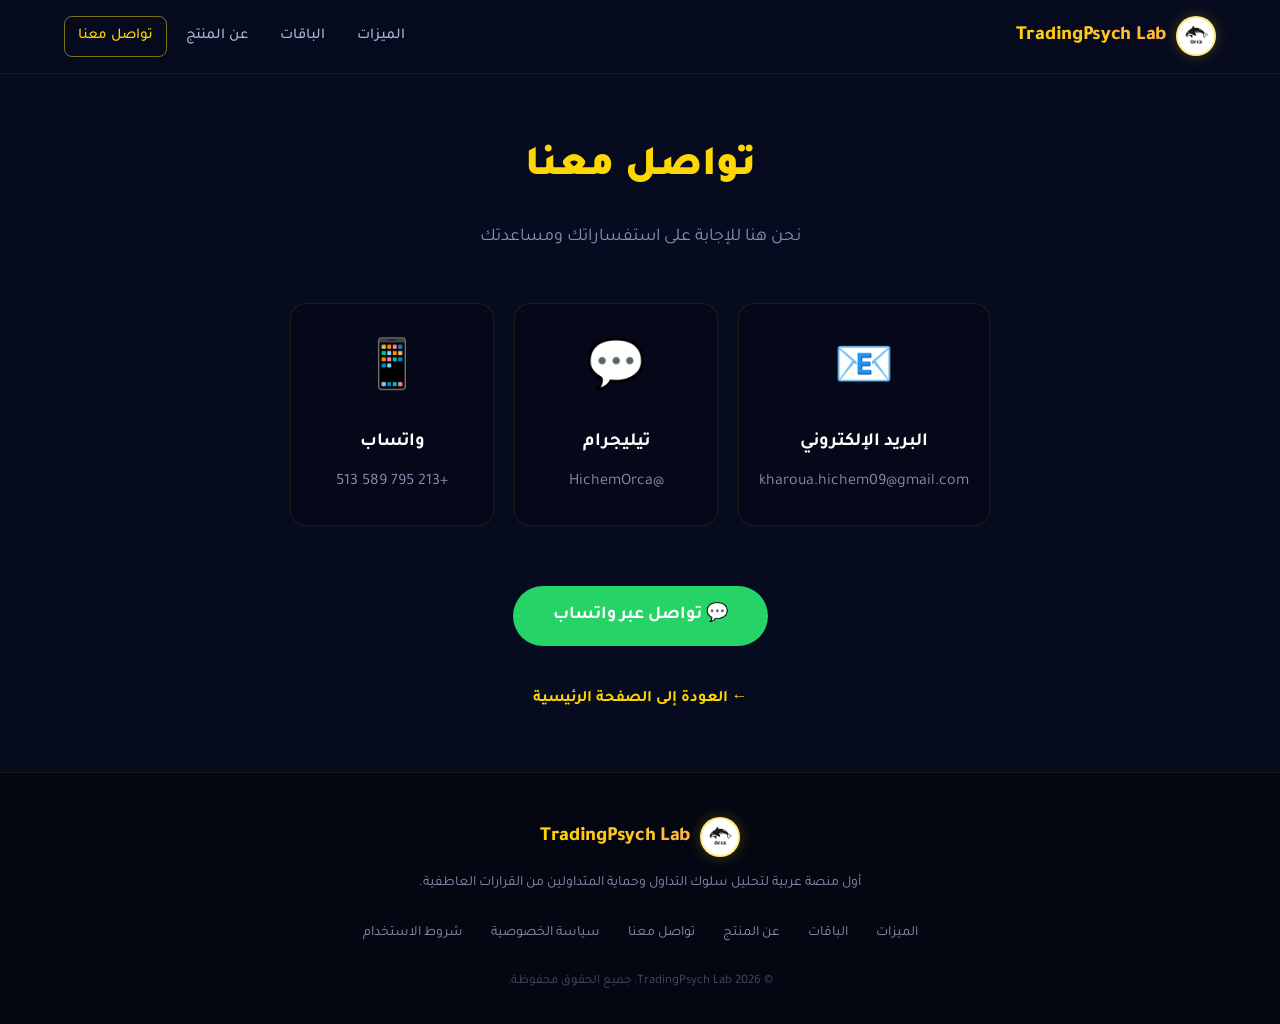
<file: contact.html>
﻿<!DOCTYPE html>
<html lang="ar" dir="rtl">
<head>
    <meta charset="UTF-8">
    <meta name="viewport" content="width=device-width, initial-scale=1.0">
    <title>تواصل معنا - TradingPsych Lab</title>
    <link rel="stylesheet" href="style.css">
    <link href="https://fonts.googleapis.com/css2?family=Tajawal:wght@400;500;700;900&display=swap" rel="stylesheet">
    <style>
        .page-content {
            padding: 60px 0;
            max-width: 700px;
            margin: 0 auto;
            text-align: center;
        }
        .page-content h1 {
            font-size: 42px;
            font-weight: 900;
            margin-bottom: 20px;
            color: #ffd700;
        }
        .page-content .subtitle {
            color: #8890b0;
            margin-bottom: 50px;
            font-size: 18px;
        }
        .contact-methods {
            display: grid;
            grid-template-columns: repeat(3, 1fr);
            gap: 20px;
            margin-bottom: 40px;
        }
        .contact-method {
            background: rgba(0, 0, 0, 0.2);
            border-radius: 16px;
            padding: 30px 20px;
            border: 1px solid rgba(255, 215, 0, 0.1);
        }
        .contact-icon {
            font-size: 48px;
            margin-bottom: 15px;
        }
        .contact-method h3 {
            color: #fff;
            margin-bottom: 10px;
        }
        .contact-method a {
            color: #8890b0;
            text-decoration: none;
            font-size: 16px;
        }
        .contact-method a:hover {
            color: #ffd700;
        }
        .whatsapp-link {
            display: inline-block;
            background: #25D366;
            color: white;
            padding: 15px 40px;
            border-radius: 50px;
            text-decoration: none;
            font-weight: 700;
            font-size: 18px;
            margin-top: 20px;
        }
        .whatsapp-link:hover {
            background: #1da851;
        }
        .back-link {
            display: inline-block;
            margin-top: 40px;
            color: #ffd700;
            text-decoration: none;
            font-weight: 600;
        }
        @media (max-width: 768px) {
            .contact-methods {
                grid-template-columns: 1fr;
            }
        }
    </style>
</head>
<body>
    <header class="header">
        <div class="container">
            <nav class="navbar">
                <div class="logo">
                    <img src="orca-logo.png" alt="Orca Logo" class="logo-img">
                    <span class="logo-text">TradingPsych Lab</span>
                </div>
                <ul class="nav-links">
                    <li><a href="index.html#features">الميزات</a></li>
                    <li><a href="index.html#pricing">الباقات</a></li>
                    <li><a href="about.html">عن المنتج</a></li>
                    <li><a href="contact.html" class="btn btn-outline" style="color: #ffd700;">تواصل معنا</a></li>
                </ul>
            </nav>
        </div>
    </header>

    <div class="container page-content">
        <h1>تواصل معنا</h1>
        <p class="subtitle">نحن هنا للإجابة على استفساراتك ومساعدتك</p>
        
        <div class="contact-methods">
            <div class="contact-method">
                <div class="contact-icon">📧</div>
                <h3>البريد الإلكتروني</h3>
                <a href="mailto:kharoua.hichem09@gmail.com">kharoua.hichem09@gmail.com</a>
            </div>
            <div class="contact-method">
                <div class="contact-icon">💬</div>
                <h3>تيليجرام</h3>
                <a href="https://t.me/HichemOrca">@HichemOrca</a>
            </div>
            <div class="contact-method">
                <div class="contact-icon">📱</div>
                <h3>واتساب</h3>
                <a href="https://wa.me/213795589513">+213 795 589 513</a>
            </div>
        </div>
        
        <a href="https://wa.me/213795589513" class="whatsapp-link">💬 تواصل عبر واتساب</a>
        <br>
        <a href="index.html" class="back-link">← العودة إلى الصفحة الرئيسية</a>
    </div>

    <footer class="footer">
        <div class="container">
            <div class="footer-content">
                <div class="footer-logo">
                    <img src="orca-logo.png" alt="Orca Logo" class="logo-img">
                    <span class="logo-text">TradingPsych Lab</span>
                </div>
                <p class="footer-description">أول منصة عربية لتحليل سلوك التداول وحماية المتداولين من القرارات العاطفية.</p>
                <div class="footer-links">
                    <a href="index.html#features">الميزات</a>
                    <a href="index.html#pricing">الباقات</a>
                    <a href="about.html">عن المنتج</a>
                    <a href="contact.html">تواصل معنا</a>
                    <a href="privacy.html">سياسة الخصوصية</a>
                    <a href="terms.html">شروط الاستخدام</a>
                </div>
                <p class="footer-copyright">© 2026 TradingPsych Lab. جميع الحقوق محفوظة.</p>
            </div>
        </div>
    </footer>
</body>
</html>
</file>
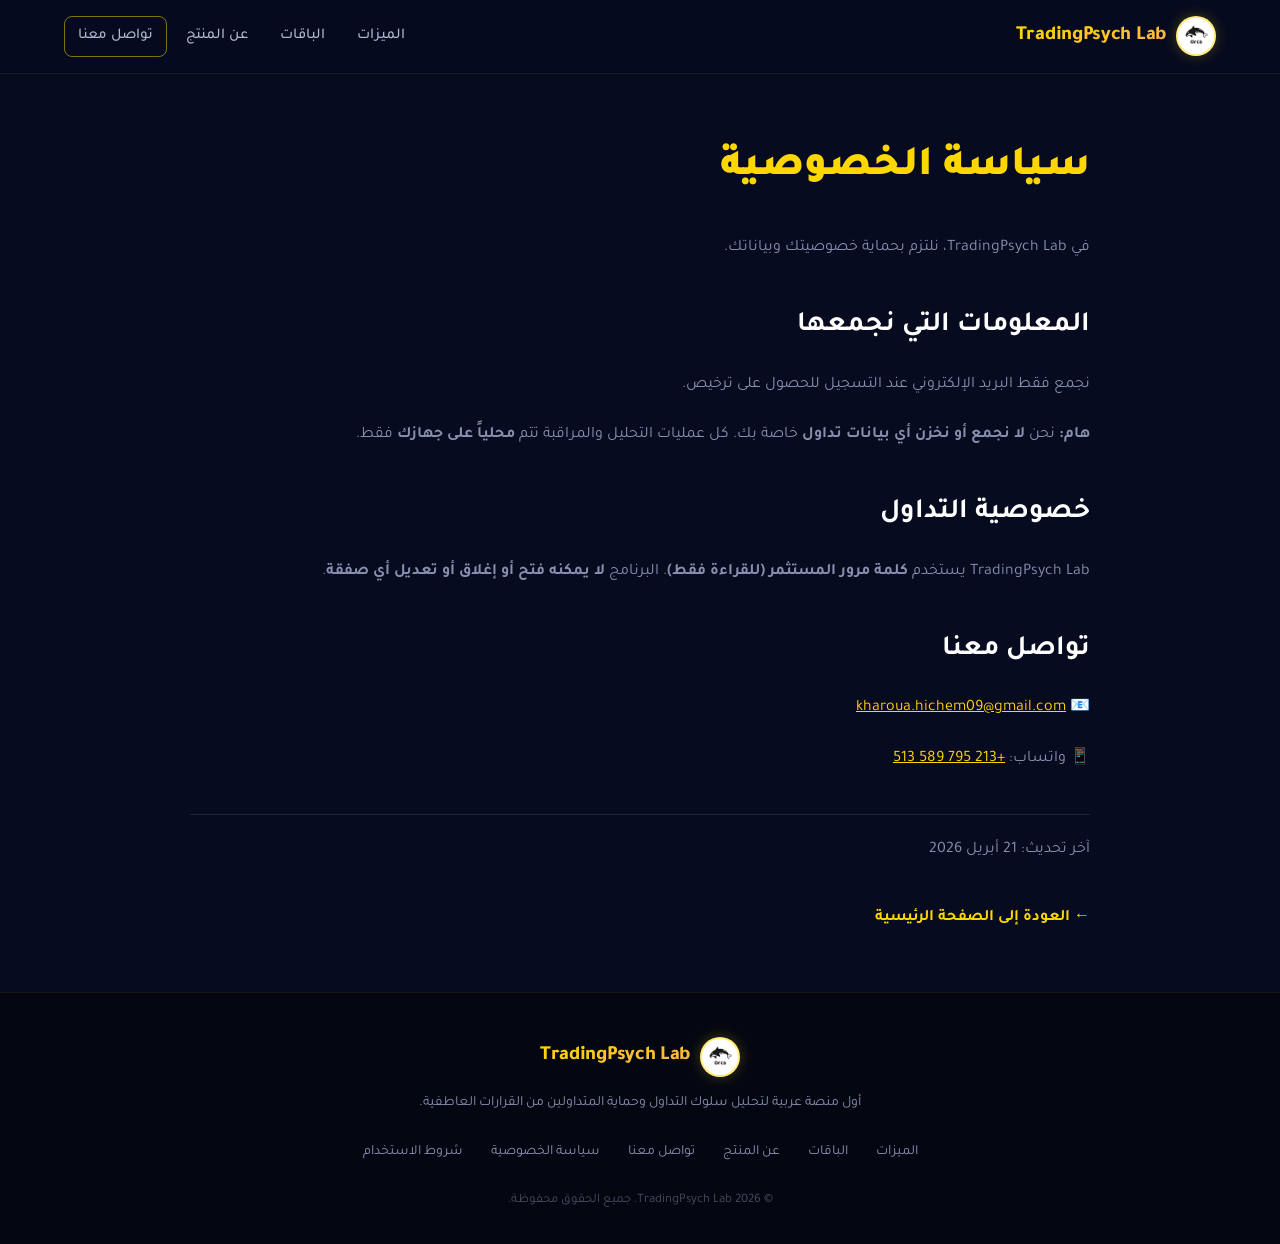
<file: privacy.html>
﻿<!DOCTYPE html>
<html lang="ar" dir="rtl">
<head>
    <meta charset="UTF-8">
    <meta name="viewport" content="width=device-width, initial-scale=1.0">
    <title>سياسة الخصوصية - TradingPsych Lab</title>
    <link rel="stylesheet" href="style.css">
    <link href="https://fonts.googleapis.com/css2?family=Tajawal:wght@400;500;700;900&display=swap" rel="stylesheet">
    <style>
        .page-content {
            padding: 60px 0;
            max-width: 900px;
            margin: 0 auto;
        }
        .page-content h1 {
            font-size: 42px;
            font-weight: 900;
            margin-bottom: 30px;
            color: #ffd700;
        }
        .page-content h2 {
            font-size: 28px;
            font-weight: 700;
            margin: 40px 0 20px;
            color: #fff;
        }
        .page-content p {
            color: #8890b0;
            line-height: 1.9;
            margin-bottom: 20px;
            font-size: 16px;
        }
        .page-content ul {
            color: #8890b0;
            line-height: 1.9;
            margin: 20px 0 20px 40px;
        }
        .last-updated {
            color: #8890b0;
            font-size: 14px;
            margin-top: 40px;
            padding-top: 20px;
            border-top: 1px solid rgba(255, 255, 255, 0.1);
        }
        .back-link {
            display: inline-block;
            margin-top: 20px;
            color: #ffd700;
            text-decoration: none;
            font-weight: 600;
        }
    </style>
</head>
<body>
    <header class="header">
        <div class="container">
            <nav class="navbar">
                <div class="logo">
                    <img src="orca-logo.png" alt="Orca Logo" class="logo-img">
                    <span class="logo-text">TradingPsych Lab</span>
                </div>
                <ul class="nav-links">
                    <li><a href="index.html#features">الميزات</a></li>
                    <li><a href="index.html#pricing">الباقات</a></li>
                    <li><a href="about.html">عن المنتج</a></li>
                    <li><a href="contact.html" class="btn btn-outline">تواصل معنا</a></li>
                </ul>
            </nav>
        </div>
    </header>

    <div class="container page-content">
        <h1>سياسة الخصوصية</h1>
        <p>في TradingPsych Lab، نلتزم بحماية خصوصيتك وبياناتك.</p>
        
        <h2>المعلومات التي نجمعها</h2>
        <p>نجمع فقط البريد الإلكتروني عند التسجيل للحصول على ترخيص.</p>
        <p><strong>هام:</strong> نحن <strong>لا نجمع أو نخزن أي بيانات تداول</strong> خاصة بك. كل عمليات التحليل والمراقبة تتم <strong>محلياً على جهازك</strong> فقط.</p>
        
        <h2>خصوصية التداول</h2>
        <p>TradingPsych Lab يستخدم <strong>كلمة مرور المستثمر (للقراءة فقط)</strong>. البرنامج <strong>لا يمكنه فتح أو إغلاق أو تعديل أي صفقة</strong>.</p>
        
        <h2>تواصل معنا</h2>
        <p>📧 <a href="mailto:kharoua.hichem09@gmail.com" style="color: #ffd700;">kharoua.hichem09@gmail.com</a></p>
        <p>📱 واتساب: <a href="https://wa.me/213795589513" style="color: #ffd700;">+213 795 589 513</a></p>
        
        <p class="last-updated">آخر تحديث: 21 أبريل 2026</p>
        
        <a href="index.html" class="back-link">← العودة إلى الصفحة الرئيسية</a>
    </div>

    <footer class="footer">
        <div class="container">
            <div class="footer-content">
                <div class="footer-logo">
                    <img src="orca-logo.png" alt="Orca Logo" class="logo-img">
                    <span class="logo-text">TradingPsych Lab</span>
                </div>
                <p class="footer-description">أول منصة عربية لتحليل سلوك التداول وحماية المتداولين من القرارات العاطفية.</p>
                <div class="footer-links">
                    <a href="index.html#features">الميزات</a>
                    <a href="index.html#pricing">الباقات</a>
                    <a href="about.html">عن المنتج</a>
                    <a href="contact.html">تواصل معنا</a>
                    <a href="privacy.html">سياسة الخصوصية</a>
                    <a href="terms.html">شروط الاستخدام</a>
                </div>
                <p class="footer-copyright">© 2026 TradingPsych Lab. جميع الحقوق محفوظة.</p>
            </div>
        </div>
    </footer>
</body>
</html>
</file>
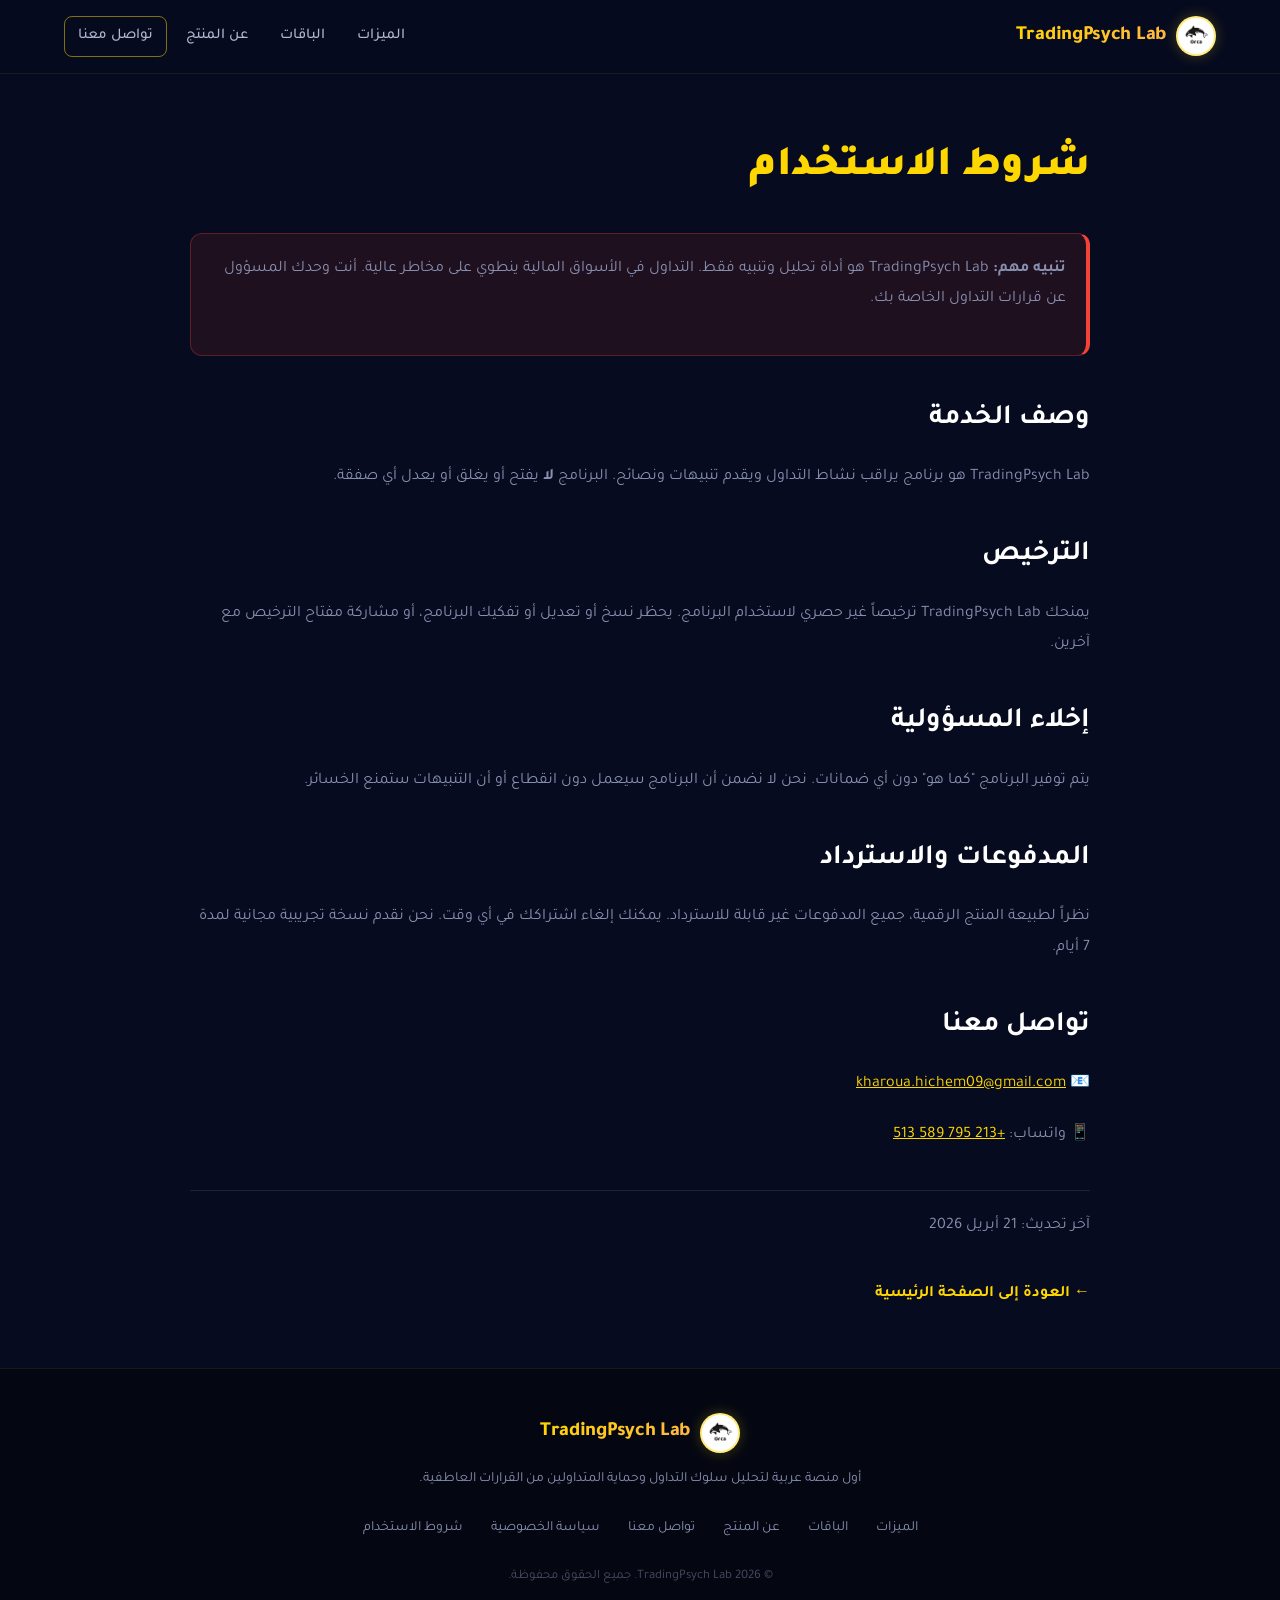
<file: terms.html>
﻿<!DOCTYPE html>
<html lang="ar" dir="rtl">
<head>
    <meta charset="UTF-8">
    <meta name="viewport" content="width=device-width, initial-scale=1.0">
    <title>شروط الاستخدام - TradingPsych Lab</title>
    <link rel="stylesheet" href="style.css">
    <link href="https://fonts.googleapis.com/css2?family=Tajawal:wght@400;500;700;900&display=swap" rel="stylesheet">
    <style>
        .page-content {
            padding: 60px 0;
            max-width: 900px;
            margin: 0 auto;
        }
        .page-content h1 {
            font-size: 42px;
            font-weight: 900;
            margin-bottom: 30px;
            color: #ffd700;
        }
        .page-content h2 {
            font-size: 28px;
            font-weight: 700;
            margin: 40px 0 20px;
            color: #fff;
        }
        .page-content p {
            color: #8890b0;
            line-height: 1.9;
            margin-bottom: 20px;
            font-size: 16px;
        }
        .warning-box {
            background: rgba(244, 67, 54, 0.1);
            border: 1px solid rgba(244, 67, 54, 0.3);
            border-radius: 12px;
            padding: 20px;
            margin: 30px 0;
            border-right: 4px solid #f44336;
        }
        .last-updated {
            color: #8890b0;
            font-size: 14px;
            margin-top: 40px;
            padding-top: 20px;
            border-top: 1px solid rgba(255, 255, 255, 0.1);
        }
        .back-link {
            display: inline-block;
            margin-top: 20px;
            color: #ffd700;
            text-decoration: none;
            font-weight: 600;
        }
    </style>
</head>
<body>
    <header class="header">
        <div class="container">
            <nav class="navbar">
                <div class="logo">
                    <img src="orca-logo.png" alt="Orca Logo" class="logo-img">
                    <span class="logo-text">TradingPsych Lab</span>
                </div>
                <ul class="nav-links">
                    <li><a href="index.html#features">الميزات</a></li>
                    <li><a href="index.html#pricing">الباقات</a></li>
                    <li><a href="about.html">عن المنتج</a></li>
                    <li><a href="contact.html" class="btn btn-outline">تواصل معنا</a></li>
                </ul>
            </nav>
        </div>
    </header>

    <div class="container page-content">
        <h1>شروط الاستخدام</h1>
        
        <div class="warning-box">
            <p><strong>تنبيه مهم:</strong> TradingPsych Lab هو أداة تحليل وتنبيه فقط. التداول في الأسواق المالية ينطوي على مخاطر عالية. أنت وحدك المسؤول عن قرارات التداول الخاصة بك.</p>
        </div>
        
        <h2>وصف الخدمة</h2>
        <p>TradingPsych Lab هو برنامج يراقب نشاط التداول ويقدم تنبيهات ونصائح. البرنامج <strong>لا</strong> يفتح أو يغلق أو يعدل أي صفقة.</p>
        
        <h2>الترخيص</h2>
        <p>يمنحك TradingPsych Lab ترخيصاً غير حصري لاستخدام البرنامج. يحظر نسخ أو تعديل أو تفكيك البرنامج، أو مشاركة مفتاح الترخيص مع آخرين.</p>
        
        <h2>إخلاء المسؤولية</h2>
        <p>يتم توفير البرنامج "كما هو" دون أي ضمانات. نحن لا نضمن أن البرنامج سيعمل دون انقطاع أو أن التنبيهات ستمنع الخسائر.</p>
        
        <h2>المدفوعات والاسترداد</h2>
        <p>نظراً لطبيعة المنتج الرقمية، جميع المدفوعات غير قابلة للاسترداد. يمكنك إلغاء اشتراكك في أي وقت. نحن نقدم نسخة تجريبية مجانية لمدة 7 أيام.</p>
        
        <h2>تواصل معنا</h2>
        <p>📧 <a href="mailto:kharoua.hichem09@gmail.com" style="color: #ffd700;">kharoua.hichem09@gmail.com</a></p>
        <p>📱 واتساب: <a href="https://wa.me/213795589513" style="color: #ffd700;">+213 795 589 513</a></p>
        
        <p class="last-updated">آخر تحديث: 21 أبريل 2026</p>
        
        <a href="index.html" class="back-link">← العودة إلى الصفحة الرئيسية</a>
    </div>

    <footer class="footer">
        <div class="container">
            <div class="footer-content">
                <div class="footer-logo">
                    <img src="orca-logo.png" alt="Orca Logo" class="logo-img">
                    <span class="logo-text">TradingPsych Lab</span>
                </div>
                <p class="footer-description">أول منصة عربية لتحليل سلوك التداول وحماية المتداولين من القرارات العاطفية.</p>
                <div class="footer-links">
                    <a href="index.html#features">الميزات</a>
                    <a href="index.html#pricing">الباقات</a>
                    <a href="about.html">عن المنتج</a>
                    <a href="contact.html">تواصل معنا</a>
                    <a href="privacy.html">سياسة الخصوصية</a>
                    <a href="terms.html">شروط الاستخدام</a>
                </div>
                <p class="footer-copyright">© 2026 TradingPsych Lab. جميع الحقوق محفوظة.</p>
            </div>
        </div>
    </footer>
</body>
</html>
</file>
<file: style.css>
﻿/* ============================================================
   style.css — TradingPsych Lab  |  Professional UI v3
   ============================================================ */

* { margin: 0; padding: 0; box-sizing: border-box; }

:root {
    --primary:       #ffd700;
    --primary-light: #ffe566;
    --primary-dark:  #e6b800;
    --gold-glow:     rgba(255, 215, 0, 0.18);
    --dark:          #070b1f;
    --deep:          #0c1130;
    --card:          rgba(255,255,255,0.04);
    --card-border:   rgba(255,215,0,0.12);
    --card-hover:    rgba(255,215,0,0.22);
    --white:         #ffffff;
    --gray:          #8890b0;
    --gray-light:    #b0b8d0;
    --success:       #22c55e;
    --danger:        #ef4444;
    --warning:       #f59e0b;
    --purple:        #7c3aed;
    --blue:          #3b82f6;
    --section-alt:   #0a0f28;
    --font:          'Tajawal', sans-serif;
}

html { scroll-behavior: smooth; }

body {
    font-family: var(--font);
    background: var(--dark);
    color: var(--white);
    line-height: 1.65;
    overflow-x: hidden;
}

.container {
    max-width: 1200px;
    margin: 0 auto;
    padding: 0 24px;
}

/* ── SCROLLBAR ── */
::-webkit-scrollbar { width: 6px; }
::-webkit-scrollbar-track { background: var(--dark); }
::-webkit-scrollbar-thumb { background: var(--primary-dark); border-radius: 3px; }

/* ══════════════════════════════════════
   HEADER
══════════════════════════════════════ */
.header {
    position: sticky;
    top: 0;
    z-index: 100;
    padding: 16px 0;
    background: rgba(7, 11, 31, 0.85);
    backdrop-filter: blur(16px);
    border-bottom: 1px solid rgba(255, 215, 0, 0.08);
    transition: background 0.3s, box-shadow 0.3s;
}

.navbar {
    display: flex;
    justify-content: space-between;
    align-items: center;
    gap: 20px;
}

.logo {
    display: flex;
    align-items: center;
    gap: 10px;
    text-decoration: none;
}

.logo-img {
    width: 40px;
    height: 40px;
    border-radius: 50%;
    object-fit: cover;
    border: 2px solid rgba(255, 215, 0, 0.5);
    box-shadow: 0 0 14px rgba(255, 215, 0, 0.25);
    padding: 2px;
    background: #fff;
}

.logo-text {
    font-size: 20px;
    font-weight: 800;
    background: linear-gradient(135deg, var(--primary), #ffb347);
    -webkit-background-clip: text;
    -webkit-text-fill-color: transparent;
    background-clip: text;
    letter-spacing: -0.3px;
}

.nav-links {
    display: flex;
    align-items: center;
    gap: 6px;
    list-style: none;
}

.nav-links a {
    color: var(--gray-light);
    text-decoration: none;
    font-weight: 500;
    font-size: 15px;
    padding: 7px 13px;
    border-radius: 8px;
    transition: color 0.2s, background 0.2s;
}

.nav-links a:hover { color: var(--primary); background: var(--gold-glow); }

/* ── Buttons ── */
.btn {
    display: inline-flex;
    align-items: center;
    gap: 8px;
    padding: 11px 22px;
    border-radius: 50px;
    font-weight: 700;
    font-size: 15px;
    font-family: var(--font);
    text-decoration: none;
    transition: all 0.25s;
    border: none;
    cursor: pointer;
    white-space: nowrap;
}

.btn-primary {
    background: linear-gradient(135deg, var(--primary) 0%, #ffb347 100%);
    color: #0a0e20;
    box-shadow: 0 6px 24px rgba(255, 215, 0, 0.28);
}

.btn-primary:hover {
    transform: translateY(-2px);
    box-shadow: 0 10px 32px rgba(255, 215, 0, 0.42);
    filter: brightness(1.05);
}

.btn-ghost {
    background: transparent;
    color: var(--primary);
    border: 1.5px solid rgba(255, 215, 0, 0.4);
}

.btn-ghost:hover {
    background: var(--gold-glow);
    border-color: var(--primary);
}

.btn-outline {
    background: transparent;
    color: var(--primary);
    border: 1.5px solid rgba(255, 215, 0, 0.5);
    padding: 9px 20px;
}

.btn-outline:hover { background: var(--gold-glow); }

.btn-large { padding: 15px 30px; font-size: 16px; }

.btn-block { display: flex; width: 100%; justify-content: center; }

/* ══════════════════════════════════════
   HERO
══════════════════════════════════════ */
.hero {
    position: relative;
    padding: 90px 0 80px;
    background: linear-gradient(160deg, #07091e 0%, #0f1535 50%, #091223 100%);
    overflow: hidden;
}

.hero-bg-shapes { position: absolute; inset: 0; pointer-events: none; overflow: hidden; }

.shape {
    position: absolute;
    border-radius: 50%;
    filter: blur(80px);
    opacity: 0.35;
}

.shape-1 {
    width: 500px; height: 500px;
    background: radial-gradient(circle, rgba(255,215,0,0.2), transparent 70%);
    top: -150px; right: -100px;
}

.shape-2 {
    width: 400px; height: 400px;
    background: radial-gradient(circle, rgba(99,102,241,0.18), transparent 70%);
    bottom: -100px; left: -80px;
}

.shape-3 {
    width: 300px; height: 300px;
    background: radial-gradient(circle, rgba(34,197,94,0.12), transparent 70%);
    top: 50%; left: 40%;
}

.hero .container {
    position: relative;
    display: grid;
    grid-template-columns: 1fr 1fr;
    gap: 60px;
    align-items: center;
}

.hero-badge {
    display: inline-flex;
    align-items: center;
    gap: 8px;
    background: rgba(255,215,0,0.08);
    border: 1px solid rgba(255,215,0,0.2);
    color: var(--primary);
    padding: 7px 16px;
    border-radius: 50px;
    font-size: 13px;
    font-weight: 600;
    margin-bottom: 22px;
    letter-spacing: 0.3px;
}

.badge-dot {
    width: 8px; height: 8px;
    background: var(--success);
    border-radius: 50%;
    box-shadow: 0 0 8px var(--success);
    animation: pulse 2s infinite;
}

@keyframes pulse {
    0%, 100% { opacity: 1; transform: scale(1); }
    50% { opacity: 0.6; transform: scale(1.3); }
}

.hero-title {
    font-size: 58px;
    font-weight: 900;
    line-height: 1.15;
    margin-bottom: 22px;
    letter-spacing: -1px;
}

.gradient-text {
    background: linear-gradient(135deg, var(--primary) 0%, #ffb347 100%);
    -webkit-background-clip: text;
    -webkit-text-fill-color: transparent;
    background-clip: text;
}

.hero-description {
    font-size: 17px;
    color: var(--gray);
    margin-bottom: 34px;
    max-width: 480px;
    line-height: 1.8;
}

.hero-buttons {
    display: flex;
    gap: 14px;
    margin-bottom: 50px;
    flex-wrap: wrap;
}

.hero-stats {
    display: flex;
    align-items: center;
    gap: 0;
    background: rgba(255,255,255,0.03);
    border: 1px solid rgba(255,215,0,0.1);
    border-radius: 16px;
    padding: 18px 24px;
    width: fit-content;
}

.stat-item {
    display: flex;
    flex-direction: column;
    align-items: center;
    padding: 0 24px;
}

.stat-divider {
    width: 1px;
    height: 40px;
    background: rgba(255,215,0,0.15);
}

.stat-number {
    font-size: 30px;
    font-weight: 900;
    color: var(--primary);
    line-height: 1;
}

.stat-label { color: var(--gray); font-size: 13px; margin-top: 4px; }

/* ── Dashboard Preview ── */
.dashboard-preview {
    background: rgba(10, 15, 40, 0.9);
    border: 1px solid rgba(255,215,0,0.2);
    border-radius: 20px;
    overflow: hidden;
    box-shadow: 0 30px 70px rgba(0,0,0,0.5), 0 0 0 1px rgba(255,215,0,0.08);
}

.dashboard-titlebar {
    display: flex;
    align-items: center;
    gap: 12px;
    padding: 12px 18px;
    background: rgba(0,0,0,0.3);
    border-bottom: 1px solid rgba(255,255,255,0.06);
}

.titlebar-dots { display: flex; gap: 6px; }

.dot {
    width: 11px; height: 11px;
    border-radius: 50%;
}

.dot.red    { background: #ef4444; }
.dot.yellow { background: #f59e0b; }
.dot.green  { background: #22c55e; }

.titlebar-label {
    font-size: 12px;
    color: var(--gray);
    font-family: monospace;
}

.dashboard-body { padding: 20px; display: flex; flex-direction: column; gap: 16px; }

.db-row { display: grid; grid-template-columns: 1fr 1fr; gap: 12px; }

.db-card {
    background: rgba(255,255,255,0.04);
    border-radius: 12px;
    padding: 14px 16px;
    border: 1px solid rgba(255,255,255,0.07);
    display: flex;
    flex-direction: column;
    gap: 4px;
}

.db-card-label { font-size: 11px; color: var(--gray); text-transform: uppercase; letter-spacing: 0.5px; }
.db-card-value { font-size: 28px; font-weight: 900; line-height: 1; }
.db-card-value small { font-size: 14px; font-weight: 500; opacity: 0.6; }
.db-card-trend { font-size: 12px; font-weight: 600; }

.accent-green .db-card-value { color: var(--success); }
.accent-green .db-card-trend.up { color: var(--success); }
.accent-red .db-card-value { color: var(--primary); }
.accent-red .db-card-trend.down { color: #94a3b8; }

.db-chart-area {
    background: rgba(255,255,255,0.03);
    border-radius: 12px;
    padding: 14px 16px;
    border: 1px solid rgba(255,255,255,0.06);
}

.db-chart-label { font-size: 11px; color: var(--gray); margin-bottom: 12px; }

.db-chart {
    display: flex;
    align-items: flex-end;
    gap: 6px;
    height: 80px;
}

.db-bar {
    flex: 1;
    background: rgba(255,215,0,0.2);
    border-radius: 4px 4px 0 0;
    display: flex;
    align-items: flex-end;
    justify-content: center;
    padding-bottom: 4px;
    transition: background 0.3s;
}

.db-bar span { font-size: 9px; color: var(--gray); }
.db-bar.active { background: linear-gradient(to top, var(--primary), #ffb347); }
.db-bar.active span { color: var(--dark); font-weight: 700; }

.db-alert {
    display: flex;
    align-items: center;
    gap: 12px;
    background: rgba(34,197,94,0.07);
    border: 1px solid rgba(34,197,94,0.2);
    border-radius: 12px;
    padding: 12px 16px;
}

.db-alert-icon { font-size: 20px; }
.db-alert-title { font-size: 13px; font-weight: 700; color: var(--success); }
.db-alert-sub { font-size: 11px; color: var(--gray); margin-top: 2px; }

.db-alert-badge {
    margin-right: auto;
    background: var(--success);
    color: var(--dark);
    width: 24px; height: 24px;
    border-radius: 50%;
    display: flex;
    align-items: center;
    justify-content: center;
    font-size: 12px;
    font-weight: 900;
}

/* ══════════════════════════════════════
   TRUST BAR
══════════════════════════════════════ */
.trust-bar {
    background: rgba(255,215,0,0.04);
    border-top: 1px solid rgba(255,215,0,0.08);
    border-bottom: 1px solid rgba(255,215,0,0.08);
    padding: 18px 0;
}

.trust-items {
    display: flex;
    align-items: center;
    justify-content: center;
    gap: 20px;
    flex-wrap: wrap;
}

.trust-item {
    display: flex;
    align-items: center;
    gap: 8px;
    color: var(--gray-light);
    font-size: 14px;
    font-weight: 500;
}

.trust-item svg { color: var(--primary); flex-shrink: 0; }
.trust-sep { color: rgba(255,215,0,0.2); font-size: 18px; }

/* ══════════════════════════════════════
   VALUE PROPS
══════════════════════════════════════ */
.value-props {
    padding: 70px 0;
    background: linear-gradient(180deg, #0c1130 0%, #070b1f 100%);
}

.vp-grid {
    display: grid;
    grid-template-columns: repeat(3,1fr);
    gap: 24px;
}

.vp-card {
    display: flex;
    align-items: flex-start;
    gap: 18px;
    background: var(--card);
    border: 1px solid var(--card-border);
    border-radius: 18px;
    padding: 28px 24px;
    transition: all 0.3s;
}

.vp-card:hover {
    transform: translateY(-4px);
    border-color: rgba(255,215,0,0.3);
    box-shadow: 0 16px 40px rgba(0,0,0,0.3);
}

.vp-icon-wrap {
    width: 58px; height: 58px;
    border-radius: 14px;
    display: flex;
    align-items: center;
    justify-content: center;
    flex-shrink: 0;
}

.vp-icon-wrap.growth { background: rgba(34,197,94,0.12); color: var(--success); border: 1px solid rgba(34,197,94,0.2); }
.vp-icon-wrap.risk   { background: rgba(255,215,0,0.1);  color: var(--primary);  border: 1px solid rgba(255,215,0,0.2); }
.vp-icon-wrap.mind   { background: rgba(124,58,237,0.1); color: #a78bfa;          border: 1px solid rgba(124,58,237,0.2); }

.vp-card h3 { font-size: 18px; font-weight: 700; margin-bottom: 8px; }
.vp-card p  { color: var(--gray); font-size: 14px; line-height: 1.7; }

/* ══════════════════════════════════════
   SECTIONS SHARED
══════════════════════════════════════ */
.section-tag {
    display: inline-block;
    background: rgba(255,215,0,0.08);
    color: var(--primary);
    border: 1px solid rgba(255,215,0,0.2);
    padding: 5px 14px;
    border-radius: 50px;
    font-size: 13px;
    font-weight: 600;
    margin-bottom: 14px;
    letter-spacing: 0.3px;
}

.section-header {
    text-align: center;
    margin-bottom: 60px;
}

.section-title {
    font-size: 40px;
    font-weight: 900;
    margin-bottom: 14px;
    letter-spacing: -0.5px;
}

.section-description {
    font-size: 17px;
    color: var(--gray);
    max-width: 560px;
    margin: 0 auto;
    line-height: 1.75;
}

/* ══════════════════════════════════════
   FEATURES
══════════════════════════════════════ */
.features {
    padding: 90px 0;
    background: linear-gradient(180deg, #070b1f 0%, #0a0f28 100%);
}

.features-grid {
    display: grid;
    grid-template-columns: repeat(3, 1fr);
    gap: 16px;
}

.feature-card {
    background: var(--card);
    border-radius: 16px;
    padding: 22px 24px;
    border: 1px solid var(--card-border);
    transition: all 0.28s;
}

.feature-card:hover {
    transform: translateY(-4px);
    border-color: rgba(255,215,0,0.35);
    box-shadow: 0 12px 36px rgba(0,0,0,0.35);
    background: rgba(255,215,0,0.04);
}

.feature-header {
    display: flex;
    align-items: center;
    gap: 14px;
    margin-bottom: 12px;
}

.feature-icon { font-size: 26px; line-height: 1; flex-shrink: 0; }

.feature-title {
    font-size: 17px;
    font-weight: 700;
    color: var(--white);
}

.feature-description {
    color: var(--gray);
    font-size: 14px;
    line-height: 1.75;
    padding-right: 40px;
}

/* ══════════════════════════════════════
   PRICING
══════════════════════════════════════ */
.pricing {
    padding: 90px 0;
    background: linear-gradient(180deg, #0a0f28 0%, #0c1130 100%);
}

.pricing-grid {
    display: grid;
    grid-template-columns: repeat(3, 1fr);
    gap: 24px;
    align-items: start;
}

.pricing-card {
    background: var(--card);
    border-radius: 22px;
    padding: 36px 28px;
    border: 1px solid var(--card-border);
    transition: all 0.3s;
    position: relative;
}

.pricing-card:hover {
    transform: translateY(-4px);
    box-shadow: 0 20px 50px rgba(0,0,0,0.4);
}

.pricing-card.popular {
    border-color: var(--primary);
    background: rgba(255,215,0,0.04);
    transform: scale(1.04);
    box-shadow: 0 0 0 1px rgba(255,215,0,0.3), 0 24px 60px rgba(0,0,0,0.5);
}

.popular-badge {
    position: absolute;
    top: -14px;
    left: 50%;
    transform: translateX(-50%);
    background: linear-gradient(135deg, var(--primary), #ffb347);
    color: var(--dark);
    padding: 5px 20px;
    border-radius: 50px;
    font-weight: 800;
    font-size: 13px;
    white-space: nowrap;
}

.pricing-header { text-align: center; margin-bottom: 28px; }

.plan-name {
    font-size: 26px;
    font-weight: 800;
    margin-bottom: 14px;
}

.plan-price { margin-bottom: 8px; }

.currency { font-size: 22px; vertical-align: super; color: var(--primary); }

.amount {
    font-size: 54px;
    font-weight: 900;
    color: var(--primary);
    line-height: 1;
}

.period { color: var(--gray); font-size: 15px; }

.plan-description { color: var(--gray); font-size: 14px; margin-top: 8px; }

.plan-features { list-style: none; margin-bottom: 28px; }

.feature-item {
    padding: 9px 0;
    font-size: 14px;
    border-bottom: 1px solid rgba(255,255,255,0.05);
    color: var(--gray-light);
}

.feature-item:last-child { border-bottom: none; }

/* ══════════════════════════════════════
   TESTIMONIALS
══════════════════════════════════════ */
.testimonials {
    padding: 90px 0;
    background: linear-gradient(180deg, #0c1130 0%, #070b1f 100%);
}

.testimonials-grid {
    display: grid;
    grid-template-columns: repeat(3, 1fr);
    gap: 24px;
}

.testimonial-card {
    background: var(--card);
    border: 1px solid var(--card-border);
    border-radius: 20px;
    padding: 28px;
    transition: all 0.3s;
    display: flex;
    flex-direction: column;
    gap: 16px;
}

.testimonial-card:hover {
    transform: translateY(-5px);
    border-color: rgba(255,215,0,0.3);
    box-shadow: 0 20px 40px rgba(0,0,0,0.35);
}

.testimonial-card.featured {
    border-color: rgba(255,215,0,0.35);
    background: rgba(255,215,0,0.04);
}

.testimonial-stars { color: var(--primary); font-size: 16px; letter-spacing: 2px; }

.testimonial-text {
    color: var(--gray-light);
    font-size: 15px;
    line-height: 1.8;
    font-style: italic;
    flex: 1;
    border-right: 3px solid rgba(255,215,0,0.35);
    padding-right: 16px;
}

.testimonial-author {
    display: flex;
    align-items: center;
    gap: 14px;
}

.author-avatar {
    width: 50px; height: 50px;
    background: rgba(255,215,0,0.1);
    border: 1px solid rgba(255,215,0,0.2);
    border-radius: 50%;
    display: flex;
    align-items: center;
    justify-content: center;
    font-size: 22px;
    flex-shrink: 0;
}

.author-info h4 { color: var(--primary); font-size: 15px; margin-bottom: 3px; font-weight: 700; }
.author-info p  { color: var(--gray); font-size: 13px; }

/* ══════════════════════════════════════
   FAQ
══════════════════════════════════════ */
.faq {
    padding: 90px 0;
    background: linear-gradient(180deg, #070b1f 0%, #0c1130 100%);
}

.faq-grid {
    display: grid;
    grid-template-columns: repeat(2, 1fr);
    gap: 14px;
    max-width: 960px;
    margin: 0 auto;
}

.faq-item {
    background: var(--card);
    border: 1px solid var(--card-border);
    border-radius: 14px;
    overflow: hidden;
    transition: border-color 0.3s;
}

.faq-item:hover  { border-color: rgba(255,215,0,0.28); }
.faq-item.open   { border-color: rgba(255,215,0,0.4); background: rgba(255,215,0,0.03); }

.faq-question {
    display: flex;
    justify-content: space-between;
    align-items: center;
    padding: 20px 22px;
    cursor: pointer;
    gap: 14px;
    user-select: none;
}

.faq-question h3 {
    color: var(--white);
    font-size: 15px;
    font-weight: 600;
    line-height: 1.5;
}

.faq-icon {
    color: var(--primary);
    font-size: 22px;
    font-weight: 300;
    flex-shrink: 0;
    transition: transform 0.3s;
    width: 24px;
    text-align: center;
}

.faq-item.open .faq-icon { transform: rotate(45deg); }

.faq-answer {
    display: none;
    padding: 0 22px 20px;
}

.faq-item.open .faq-answer { display: block; }

.faq-answer p {
    color: var(--gray);
    font-size: 14px;
    line-height: 1.8;
}

/* ══════════════════════════════════════
   CTA
══════════════════════════════════════ */
.cta {
    position: relative;
    padding: 90px 0;
    background: linear-gradient(135deg, #0d1535 0%, #111a3e 50%, #0a1020 100%);
    overflow: hidden;
}

.cta-bg-glow {
    position: absolute;
    inset: 0;
    background: radial-gradient(ellipse at 50% 50%, rgba(255,215,0,0.08) 0%, transparent 70%);
    pointer-events: none;
}

.cta-content {
    position: relative;
    text-align: center;
    max-width: 620px;
    margin: 0 auto;
}

.cta-icon-big { font-size: 52px; margin-bottom: 16px; }

.cta-title {
    font-size: 40px;
    font-weight: 900;
    margin-bottom: 16px;
    letter-spacing: -0.5px;
}

.cta-description {
    color: var(--gray);
    margin-bottom: 34px;
    font-size: 16px;
    line-height: 1.75;
}

.cta-form {
    display: flex;
    gap: 12px;
    margin-bottom: 16px;
}

.cta-input {
    flex: 1;
    padding: 15px 22px;
    border-radius: 50px;
    border: 1.5px solid rgba(255,215,0,0.25);
    background: rgba(255,255,255,0.05);
    color: var(--white);
    font-size: 15px;
    font-family: var(--font);
    transition: border 0.2s;
}

.cta-input::placeholder { color: var(--gray); }
.cta-input:focus { outline: none; border-color: var(--primary); }

.cta-note { color: var(--gray); font-size: 13px; }

/* ══════════════════════════════════════
   FOOTER
══════════════════════════════════════ */
.footer {
    padding: 44px 0 32px;
    background: #040712;
    border-top: 1px solid rgba(255,215,0,0.08);
}

.footer-content { text-align: center; }

.footer-logo {
    display: flex;
    align-items: center;
    justify-content: center;
    gap: 10px;
    margin-bottom: 14px;
}

.footer-description {
    color: var(--gray);
    max-width: 460px;
    margin: 0 auto 26px;
    font-size: 14px;
    line-height: 1.75;
}

.footer-links {
    display: flex;
    justify-content: center;
    flex-wrap: wrap;
    gap: 8px 28px;
    margin-bottom: 26px;
}

.footer-links a {
    color: var(--gray);
    text-decoration: none;
    font-size: 14px;
    transition: color 0.2s;
}

.footer-links a:hover { color: var(--primary); }

.footer-copyright { color: rgba(136, 144, 176, 0.5); font-size: 13px; }

/* ══════════════════════════════════════
   RESPONSIVE
══════════════════════════════════════ */
@media (max-width: 900px) {
    .hero .container { grid-template-columns: 1fr; text-align: center; }
    .hero-title { font-size: 44px; }
    .hero-description { margin: 0 auto 34px; }
    .hero-buttons { justify-content: center; }
    .hero-stats { margin: 0 auto; }
    .hero-image { max-width: 480px; margin: 0 auto; }
    .vp-grid { grid-template-columns: 1fr; }
    .features-grid { grid-template-columns: 1fr 1fr; }
    .pricing-grid { grid-template-columns: 1fr; max-width: 420px; margin: 0 auto; }
    .pricing-card.popular { transform: scale(1); }
    .testimonials-grid { grid-template-columns: 1fr; max-width: 500px; margin: 0 auto; }
    .faq-grid { grid-template-columns: 1fr; }
    .cta-form { flex-direction: column; }
    .section-title { font-size: 32px; }
}

@media (max-width: 640px) {
    .navbar { flex-direction: column; gap: 16px; }
    .nav-links { flex-wrap: wrap; justify-content: center; gap: 4px; }
    .hero-title { font-size: 36px; }
    .features-grid { grid-template-columns: 1fr; }
    .trust-items { gap: 12px; }
    .trust-sep { display: none; }
    .hero-stats { flex-direction: column; gap: 12px; width: 100%; }
    .stat-divider { width: 60px; height: 1px; }
}

/* ══════════════════════════════════════
   PURCHASE MODAL
══════════════════════════════════════ */
.modal {
    display: none;
    position: fixed;
    top: 0;
    left: 0;
    width: 100%;
    height: 100%;
    background: rgba(0, 0, 0, 0.85);
    backdrop-filter: blur(10px);
    z-index: 1000;
    align-items: center;
    justify-content: center;
    padding: 20px;
}

.modal.show { display: flex; }

.modal-content {
    background: linear-gradient(135deg, #111830 0%, #080d22 100%);
    border-radius: 24px;
    max-width: 860px;
    width: 100%;
    border: 1px solid rgba(255, 215, 0, 0.3);
    box-shadow: 0 30px 70px rgba(0,0,0,0.6), 0 0 0 1px rgba(255,215,0,0.08);
    animation: modalSlideIn 0.32s cubic-bezier(0.34, 1.56, 0.64, 1);
}

@keyframes modalSlideIn {
    from { opacity: 0; transform: translateY(-28px) scale(0.97); }
    to   { opacity: 1; transform: translateY(0) scale(1); }
}

.modal-header {
    display: flex;
    justify-content: space-between;
    align-items: center;
    padding: 22px 28px;
    border-bottom: 1px solid rgba(255, 215, 0, 0.1);
}

.modal-title {
    color: var(--primary);
    font-size: 24px;
    font-weight: 900;
    margin: 0;
}

.modal-close {
    background: rgba(255,255,255,0.05);
    border: 1px solid rgba(255,255,255,0.1);
    color: var(--gray);
    font-size: 22px;
    cursor: pointer;
    transition: all 0.2s;
    width: 36px; height: 36px;
    display: flex;
    align-items: center;
    justify-content: center;
    border-radius: 50%;
    line-height: 1;
    padding: 0;
}

.modal-close:hover {
    color: var(--primary);
    background: rgba(255,215,0,0.1);
    border-color: rgba(255,215,0,0.3);
}

.modal-body { padding: 26px 28px; }

.modal-description {
    color: var(--white);
    font-size: 16px;
    line-height: 1.8;
    margin-bottom: 22px;
    text-align: center;
}

.modal-plans {
    display: grid;
    grid-template-columns: repeat(3, 1fr);
    gap: 14px;
    margin-bottom: 22px;
}

.modal-plan {
    background: rgba(255,255,255,0.04);
    border-radius: 16px;
    padding: 20px 14px;
    text-align: center;
    border: 2px solid rgba(255,215,0,0.12);
    transition: all 0.25s;
    cursor: pointer;
    position: relative;
}

.modal-plan:hover {
    transform: translateY(-4px);
    border-color: rgba(255,215,0,0.4);
    background: rgba(255,215,0,0.05);
}

.modal-plan.selected {
    border-color: var(--primary);
    border-width: 2px;
    background: rgba(255,215,0,0.07);
    box-shadow: 0 0 22px rgba(255,215,0,0.18);
}

.modal-plan.featured {
    border-color: rgba(255,215,0,0.45);
    background: rgba(255,215,0,0.05);
}

.modal-plan-badge {
    position: absolute;
    top: -11px;
    left: 50%;
    transform: translateX(-50%);
    background: linear-gradient(135deg, var(--primary), #ffb347);
    color: var(--dark);
    padding: 4px 13px;
    border-radius: 20px;
    font-size: 11px;
    font-weight: 800;
    white-space: nowrap;
}

.modal-plan-name {
    color: var(--primary);
    font-weight: 800;
    font-size: 20px;
    margin-bottom: 8px;
}

.modal-plan-price {
    color: var(--white);
    font-size: 30px;
    font-weight: 900;
    line-height: 1;
    margin-bottom: 4px;
}

.modal-plan-price small {
    font-size: 13px;
    font-weight: 400;
    color: var(--gray);
}

.modal-plan-features {
    color: var(--gray-light);
    font-size: 12px;
    line-height: 1.9;
    margin-top: 14px;
    text-align: right;
    padding-right: 8px;
}

.modal-note {
    color: var(--success);
    font-size: 14px;
    text-align: center;
    margin-bottom: 18px;
    padding: 11px 16px;
    background: rgba(34,197,94,0.07);
    border-radius: 12px;
    border: 1px solid rgba(34,197,94,0.2);
    font-weight: 600;
}

.modal-whatsapp-btn {
    background: #25D366 !important;
    color: #fff !important;
    padding: 15px 24px !important;
    font-size: 16px !important;
    margin-bottom: 14px;
    box-shadow: 0 8px 24px rgba(37,211,102,0.3) !important;
    border: none !important;
    justify-content: center;
}

.modal-whatsapp-btn:hover {
    background: #1da851 !important;
    transform: translateY(-2px);
    box-shadow: 0 12px 30px rgba(37,211,102,0.45) !important;
}

.modal-later {
    color: var(--gray);
    font-size: 13px;
    text-align: center;
    cursor: pointer;
    text-decoration: underline;
    transition: color 0.2s;
    margin: 0;
    display: block;
}

.modal-later:hover { color: var(--primary); }

/* ══════════════════════════════════════
   LICENSE MODAL
══════════════════════════════════════ */
.license-modal-content {
    max-width: 520px;
}

#licenseKeyInput {
    font-family: 'Courier New', monospace;
    background: rgba(0, 0, 0, 0.4);
    border: 1.5px solid rgba(255, 215, 0, 0.25);
    color: var(--white);
    padding: 12px 16px;
    border-radius: 50px;
    font-size: 14px;
    direction: ltr;
    text-align: center;
    width: 100%;
    transition: border-color 0.2s, box-shadow 0.2s;
}

#licenseKeyInput:focus {
    outline: none;
    border-color: var(--primary);
    box-shadow: 0 0 0 3px rgba(255, 215, 0, 0.15);
}

#licenseKeyInput::selection {
    background: rgba(255, 215, 0, 0.3);
    color: var(--white);
}

@media (max-width: 700px) {
    .modal-plans { grid-template-columns: 1fr; gap: 10px; }
    .modal-content { max-height: 90vh; overflow-y: auto; }
    .modal-title { font-size: 20px; }
    .modal-body, .modal-header { padding: 18px 18px; }
}
/* ══════════════════════════════════════
   ULTIMATE PROMO
══════════════════════════════════════ */
.ultimate-promo {
    padding: 80px 0;
    background: linear-gradient(135deg, #0d1535 0%, #1a1040 50%, #0d1535 100%);
    position: relative;
    overflow: hidden;
}

.ultimate-promo::before {
    content: '';
    position: absolute;
    top: 0; left: 0; right: 0; bottom: 0;
    background: radial-gradient(ellipse at 50% 50%, rgba(255, 215, 0, 0.08) 0%, transparent 70%);
    pointer-events: none;
}

.promo-content {
    text-align: center;
    max-width: 700px;
    margin: 0 auto;
    position: relative;
    z-index: 1;
}

.promo-badge {
    display: inline-block;
    background: linear-gradient(135deg, #ffd700, #ffb347);
    color: #0a0e20;
    padding: 6px 18px;
    border-radius: 50px;
    font-weight: 800;
    font-size: 13px;
    margin-bottom: 20px;
}

.promo-title {
    font-size: 36px;
    font-weight: 900;
    color: #ffd700;
    margin-bottom: 16px;
}

.promo-description {
    color: #8890b0;
    font-size: 16px;
    line-height: 1.8;
    margin-bottom: 30px;
}

.promo-features {
    display: flex;
    justify-content: center;
    gap: 30px;
    flex-wrap: wrap;
    margin-bottom: 35px;
}

.promo-feature {
    display: flex;
    align-items: center;
    gap: 8px;
    color: #b0b8d0;
    font-weight: 600;
    font-size: 14px;
}

.promo-icon {
    font-size: 24px;
}

@media (max-width: 640px) {
    .promo-title { font-size: 28px; }
    .promo-features { gap: 15px; }
}
/* ══════════════════════════════════════
   ULTIMATE PROMO
══════════════════════════════════════ */
.ultimate-promo {
    padding: 80px 0;
    background: linear-gradient(135deg, #0d1535 0%, #1a1040 50%, #0d1535 100%);
    position: relative;
    overflow: hidden;
}
.ultimate-promo::before {
    content: '';
    position: absolute;
    top: 0; left: 0; right: 0; bottom: 0;
    background: radial-gradient(ellipse at 50% 50%, rgba(255, 215, 0, 0.08) 0%, transparent 70%);
    pointer-events: none;
}
.promo-content { text-align: center; max-width: 700px; margin: 0 auto; position: relative; z-index: 1; }
.promo-badge { display: inline-block; background: linear-gradient(135deg, #ffd700, #ffb347); color: #0a0e20; padding: 6px 18px; border-radius: 50px; font-weight: 800; font-size: 13px; margin-bottom: 20px; }
.promo-title { font-size: 36px; font-weight: 900; color: #ffd700; margin-bottom: 16px; }
.promo-description { color: #8890b0; font-size: 16px; line-height: 1.8; margin-bottom: 30px; }
.promo-features { display: flex; justify-content: center; gap: 30px; flex-wrap: wrap; margin-bottom: 35px; }
.promo-feature { display: flex; align-items: center; gap: 8px; color: #b0b8d0; font-weight: 600; font-size: 14px; }
.promo-icon { font-size: 24px; }

/* ══════════════════════════════════════
   ULTIMATE PRICING CARD
══════════════════════════════════════ */
.ultimate-card { border-color: #ffd700 !important; background: rgba(255,215,0,0.05) !important; box-shadow: 0 0 30px rgba(255,215,0,0.15) !important; }
.ultimate-badge { position: absolute; top: -14px; left: 50%; transform: translateX(-50%); background: linear-gradient(135deg, #ffd700, #ffb347); color: #0a0e20; padding: 5px 20px; border-radius: 50px; font-weight: 800; font-size: 13px; white-space: nowrap; }
.ultimate-name { background: linear-gradient(135deg, #ffd700, #ffb347); -webkit-background-clip: text; -webkit-text-fill-color: transparent; background-clip: text; }
.ultimate-btn { background: linear-gradient(135deg, #ffd700 0%, #ffb347 100%) !important; box-shadow: 0 6px 24px rgba(255,215,0,0.4) !important; }

/* ULTIMATE MODAL */
.ultimate-modal-plan { border-color: rgba(255,215,0,0.5) !important; background: rgba(255,215,0,0.05) !important; }
.ultimate-modal-badge { background: linear-gradient(135deg, #ffd700, #ffb347) !important; color: #0a0e20 !important; }

@media (max-width: 640px) {
    .promo-title { font-size: 28px; }
    .promo-features { gap: 15px; }
}
</file>
